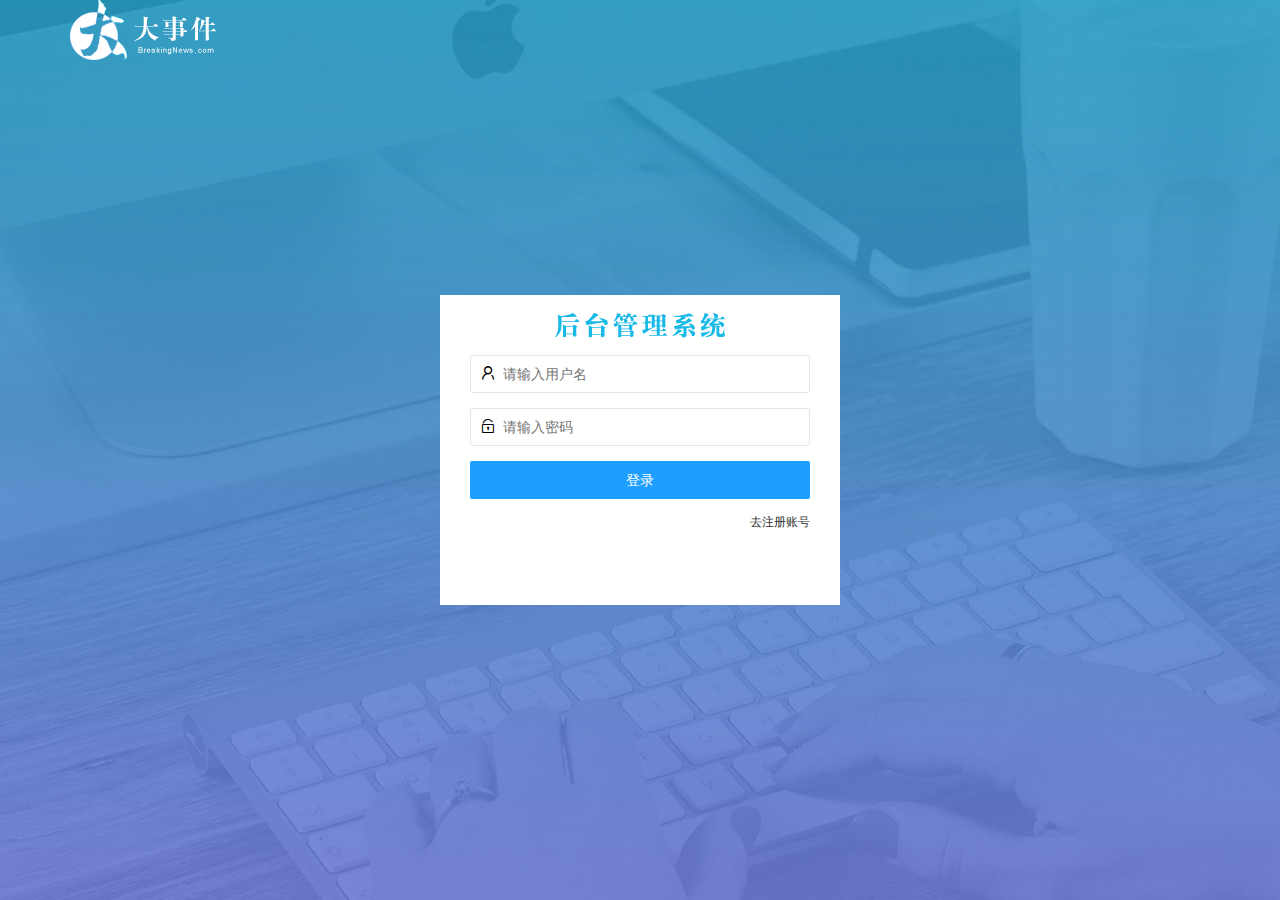
<file: login.html>
<!DOCTYPE html>
<html lang="en">

<head>
    <meta charset="UTF-8">
    <meta http-equiv="X-UA-Compatible" content="IE=edge">
    <meta name="viewport" content="width=device-width, initial-scale=1.0">
    <title>Document</title>
    <!-- 引入layui的样式 -->
    <link rel="stylesheet" href="./assets/lib/layui/css/layui.css">
    <link rel="stylesheet" href="./assets/css/login.css">
</head>

<body>
    <!-- 头部logo区域 -->
    <div class="layui-main">
        <img src="./assets/images/logo.png" alt="">
    </div>
    <!-- 中间注册区域 -->
    <div class="loginAndRegBox">
        <!-- 头部标题 -->
        <div class="title-box"></div>
        <!-- 登陆表单 -->
        <div class="login-box">
            <form class="layui-form" action="" id="form_login">
                <!-- 用户名行 -->
                <div class="layui-form-item">
                    <i class="layui-icon layui-icon-username"></i>
                    <input type="text" name="username" required lay-verify="required" placeholder="请输入用户名" autocomplete="off" class="layui-input">
                </div>
                <!-- 密码行 -->
                <div class="layui-form-item">
                    <i class="layui-icon layui-icon-password"></i>
                    <input type="password" name="password" required lay-verify="required|pwd" placeholder="请输入密码" autocomplete="off" class="layui-input">
                </div>
                <!-- 登录按钮 -->
                <div class="layui-form-item">
                    <button class="layui-btn layui-btn-fluid layui-btn-normal" lay-submit lay-filter="formDemo">登录</button>
                </div>
                <!-- 链接按钮 -->
                <div class="layui-form-item links">
                    <a href="javascript:;" id="link_reg">去注册账号</a></div>
        </div>
        </form>

        <!-- 注册表单 -->
        <div class="reg-box">
            <form class="layui-form" id="form_reg">
                <!-- 用户名 -->
                <div class="layui-form-item">
                    <i class="layui-icon layui-icon-username"></i>
                    <input type="text" name="username" required lay-verify="required" placeholder="请输入用户名" autocomplete="off" class="layui-input" />
                </div>
                <!-- 密码 -->
                <div class="layui-form-item">
                    <i class="layui-icon layui-icon-password"></i>
                    <input type="password" name="password" required lay-verify="required|pwd" placeholder="请输入密码" autocomplete="off" class="layui-input" />
                </div>
                <!-- 密码确认框 -->
                <div class="layui-form-item">
                    <i class="layui-icon layui-icon-password"></i>
                    <input type="password" name="repassword" required lay-verify="required|pwd|repwd" placeholder="再次确认密码" autocomplete="off" class="layui-input" />
                </div>
                <!-- 注册按钮 -->
                <div class="layui-form-item">
                    <!-- 注意：表单提交按钮和普通按钮的区别，就是 lay-submit 属性 -->
                    <button class="layui-btn layui-btn-fluid layui-btn-normal" lay-submit>注册</button>
                </div>
                <div class="layui-form-item links">
                    <a href="javascript:;" id="link_login">去登录</a>
                </div>
            </form>
        </div>

        <script src="./assets/lib/layui/layui.all.js"></script>
        <script src="./assets/lib/jquery.js"></script>
        <script src="/assets/js/baseAPI.js"></script>
        <script src="./assets/js/login.js"></script>
</body>

</html>
</file>
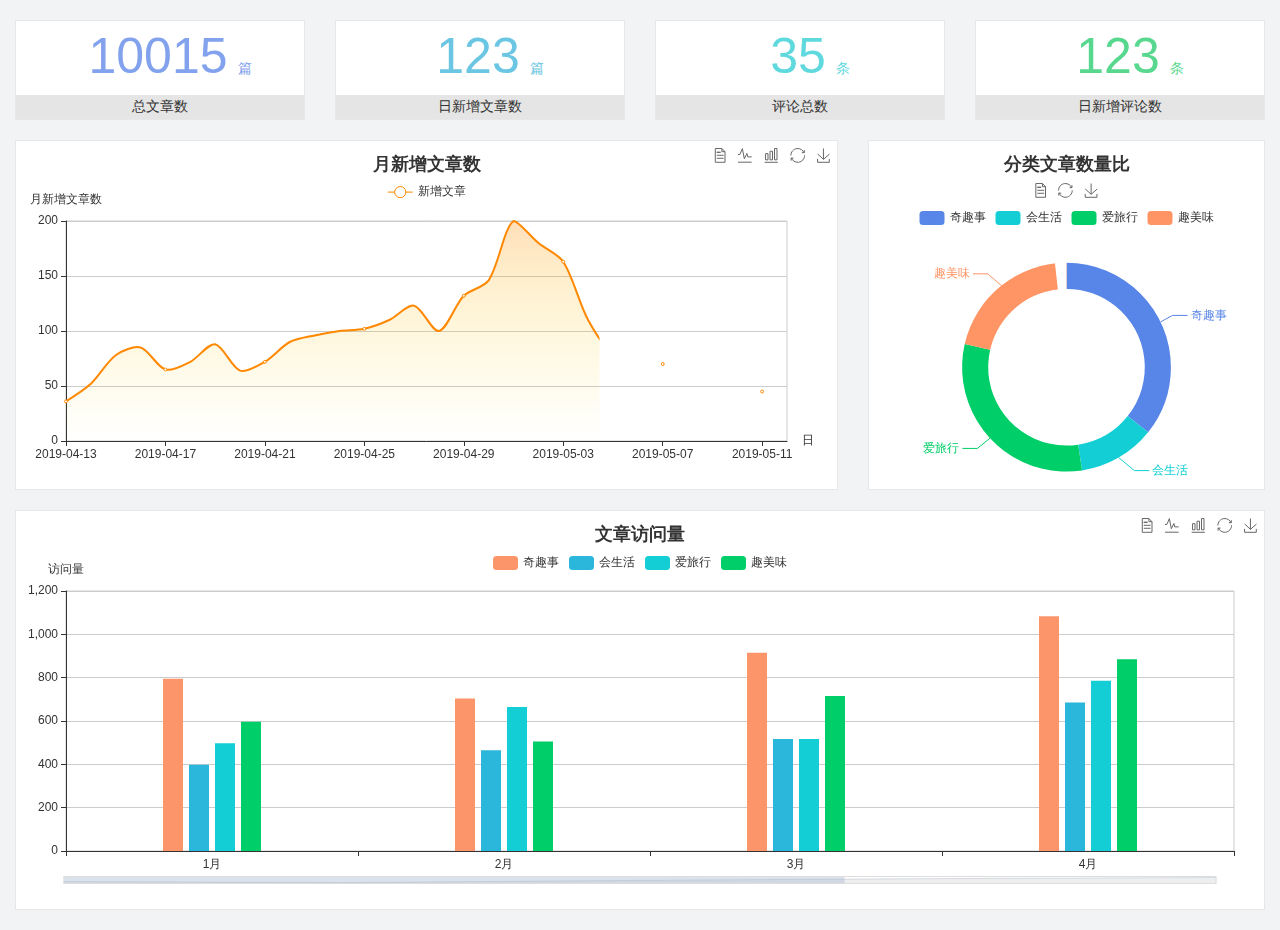
<file: home/dashboard.html>
<!DOCTYPE html>
<html lang="en">

<head>
  <meta charset="UTF-8">
  <meta name="viewport" content="width=device-width, initial-scale=1.0">
  <meta http-equiv="X-UA-Compatible" content="ie=edge">
  <title>图表统计</title>
  <link rel="stylesheet" href="../../assets/lib/bootstrap.css" />
  <link rel="stylesheet" href="../../assets/lib/main.css" />
  <script src="../../assets/lib/jquery.js"></script>
  <script type="text/javascript" src="../../assets/lib/echarts.min.js"></script>
</head>

<body>
  <div class="container-fluid">
    <div class="row spannel_list">
      <div class="col-sm-3 col-xs-6">
        <div class="spannel">
          <em>10015</em><span>篇</span>
          <b>总文章数</b>
        </div>
      </div>
      <div class="col-sm-3 col-xs-6">
        <div class="spannel scolor01">
          <em>123</em><span>篇</span>
          <b>日新增文章数</b>
        </div>
      </div>
      <div class="col-sm-3 col-xs-6">
        <div class="spannel scolor02">
          <em>35</em><span>条</span>
          <b>评论总数</b>
        </div>
      </div>
      <div class="col-sm-3 col-xs-6">
        <div class="spannel scolor03">
          <em>123</em><span>条</span>
          <b>日新增评论数</b>
        </div>
      </div>
    </div>
  </div>

  <div class="container-fluid">
    <div class="row curve-pie">
      <div class="col-lg-8 col-md-8">
        <div class="gragh_pannel" id="curve_show"></div>
      </div>
      <div class="col-lg-4 col-md-4">
        <div class="gragh_pannel" id="pie_show"></div>
      </div>
    </div>
  </div>

  <div class="container-fluid">
    <div class="column_pannel" id="column_show"></div>
  </div>

  <script>
    var oChart = echarts.init(document.getElementById('curve_show'));
    var aList_all = [
      { 'count': 36, 'date': '2019-04-13' },
      { 'count': 52, 'date': '2019-04-14' },
      { 'count': 78, 'date': '2019-04-15' },
      { 'count': 85, 'date': '2019-04-16' },
      { 'count': 65, 'date': '2019-04-17' },
      { 'count': 72, 'date': '2019-04-18' },
      { 'count': 88, 'date': '2019-04-19' },
      { 'count': 64, 'date': '2019-04-20' },
      { 'count': 72, 'date': '2019-04-21' },
      { 'count': 90, 'date': '2019-04-22' },
      { 'count': 96, 'date': '2019-04-23' },
      { 'count': 100, 'date': '2019-04-24' },
      { 'count': 102, 'date': '2019-04-25' },
      { 'count': 110, 'date': '2019-04-26' },
      { 'count': 123, 'date': '2019-04-27' },
      { 'count': 100, 'date': '2019-04-28' },
      { 'count': 132, 'date': '2019-04-29' },
      { 'count': 146, 'date': '2019-04-30' },
      { 'count': 200, 'date': '2019-05-01' },
      { 'count': 180, 'date': '2019-05-02' },
      { 'count': 163, 'date': '2019-05-03' },
      { 'count': 110, 'date': '2019-05-04' },
      { 'count': 80, 'date': '2019-05-05' },
      { 'count': 82, 'date': '2019-05-06' },
      { 'count': 70, 'date': '2019-05-07' },
      { 'count': 65, 'date': '2019-05-08' },
      { 'count': 54, 'date': '2019-05-09' },
      { 'count': 40, 'date': '2019-05-10' },
      { 'count': 45, 'date': '2019-05-11' },
      { 'count': 38, 'date': '2019-05-12' },
    ];

    let aCount = [];
    let aDate = [];

    for (var i = 0; i < aList_all.length; i++) {
      aCount.push(aList_all[i].count);
      aDate.push(aList_all[i].date);
    }

    var chartopt = {
      title: {
        text: '月新增文章数',
        left: 'center',
        top: '10'
      },
      tooltip: {
        trigger: 'axis'
      },
      legend: {
        data: ['新增文章'],
        top: '40'
      },
      toolbox: {
        show: true,
        feature: {
          mark: { show: true },
          dataView: { show: true, readOnly: false },
          magicType: { show: true, type: ['line', 'bar'] },
          restore: { show: true },
          saveAsImage: { show: true }
        }
      },
      calculable: true,
      xAxis: [
        {
          name: '日',
          type: 'category',
          boundaryGap: false,
          data: aDate
        }
      ],
      yAxis: [
        {
          name: '月新增文章数',
          type: 'value'
        }
      ],
      series: [
        {
          name: '新增文章',
          type: 'line',
          smooth: true,
          itemStyle: { normal: { areaStyle: { type: 'default' }, color: '#f80' }, lineStyle: { color: '#f80' } },
          data: aCount
        }],
      areaStyle: {
        normal: {
          color: new echarts.graphic.LinearGradient(0, 0, 0, 1, [{
            offset: 0,
            color: 'rgba(255,136,0,0.39)'
          }, {
            offset: .34,
            color: 'rgba(255,180,0,0.25)'
          }, {
            offset: 1,
            color: 'rgba(255,222,0,0.00)'
          }])

        }
      },
      grid: {
        show: true,
        x: 50,
        x2: 50,
        y: 80,
        height: 220
      }
    };

    oChart.setOption(chartopt);


    var oPie = echarts.init(document.getElementById('pie_show'));
    var oPieopt =
    {
      title: {
        top: 10,
        text: '分类文章数量比',
        x: 'center'
      },
      tooltip: {
        trigger: 'item',
        formatter: "{a} <br/>{b} : {c} ({d}%)"
      },
      color: ['#5885e8', '#13cfd5', '#00ce68', '#ff9565'],
      legend: {
        x: 'center',
        top: 65,
        data: ['奇趣事', '会生活', '爱旅行', '趣美味']
      },
      toolbox: {
        show: true,
        x: 'center',
        top: 35,
        feature: {
          mark: { show: true },
          dataView: { show: true, readOnly: false },
          magicType: {
            show: true,
            type: ['pie', 'funnel'],
            option: {
              funnel: {
                x: '25%',
                width: '50%',
                funnelAlign: 'left',
                max: 1548
              }
            }
          },
          restore: { show: true },
          saveAsImage: { show: true }
        }
      },
      calculable: true,
      series: [
        {
          name: '访问来源',
          type: 'pie',
          radius: ['45%', '60%'],
          center: ['50%', '65%'],
          data: [
            { value: 300, name: '奇趣事' },
            { value: 100, name: '会生活' },
            { value: 260, name: '爱旅行' },
            { value: 180, name: '趣美味' }
          ]
        }
      ]
    };
    oPie.setOption(oPieopt);



    var oColumn = this.echarts.init(document.getElementById('column_show'));
    var oColumnopt =
    {
      title: {
        text: '文章访问量',
        left: 'center',
        top: '10'
      },
      tooltip: {
        trigger: 'axis'
      },
      legend: {
        data: ['奇趣事', '会生活', '爱旅行', '趣美味'],
        top: '40'
      },
      toolbox: {
        show: true,
        feature: {
          mark: { show: true },
          dataView: { show: true, readOnly: false },
          magicType: { show: true, type: ['line', 'bar'] },
          restore: { show: true },
          saveAsImage: { show: true }
        }
      },
      calculable: true,
      xAxis: [
        {
          type: 'category',
          data: ['1月', '2月', '3月', '4月', '5月']
        }
      ],
      yAxis: [
        {
          name: '访问量',
          type: 'value'
        }
      ],
      series: [
        {
          name: '奇趣事',
          type: 'bar',
          barWidth: 20,
          itemStyle: {
            normal: { areaStyle: { type: 'default' }, color: '#fd956a' }
          },
          data: [800, 708, 920, 1090, 1200]
        },
        {
          name: '会生活',
          type: 'bar',
          barWidth: 20,
          itemStyle: {
            normal: { areaStyle: { type: 'default' }, color: '#2bb6db' }
          },
          data: [400, 468, 520, 690, 800]
        },
        {
          name: '爱旅行',
          type: 'bar',
          barWidth: 20,
          itemStyle: {
            normal: { areaStyle: { type: 'default' }, color: '#13cfd5' }
          },
          data: [500, 668, 520, 790, 900]
        },
        {
          name: '趣美味',
          type: 'bar',
          barWidth: 20,
          itemStyle: {
            normal: { areaStyle: { type: 'default' }, color: '#00ce68' }
          },
          data: [600, 508, 720, 890, 1000]
        }
      ],
      grid: {
        show: true,
        x: 50,
        x2: 30,
        y: 80,
        height: 260
      },
      dataZoom: [//给x轴设置滚动条
        {
          start: 0,//默认为0
          end: 100 - 1000 / 31,//默认为100
          type: 'slider',
          show: true,
          xAxisIndex: [0],
          handleSize: 0,//滑动条的 左右2个滑动条的大小
          height: 8,//组件高度
          left: 45, //左边的距离
          right: 50,//右边的距离
          bottom: 26,//右边的距离
          handleColor: '#ddd',//h滑动图标的颜色
          handleStyle: {
            borderColor: "#cacaca",
            borderWidth: "1",
            shadowBlur: 2,
            background: "#ddd",
            shadowColor: "#ddd",
          }
        }]
    };
    oColumn.setOption(oColumnopt);
  </script>
</body>

</html>
</file>
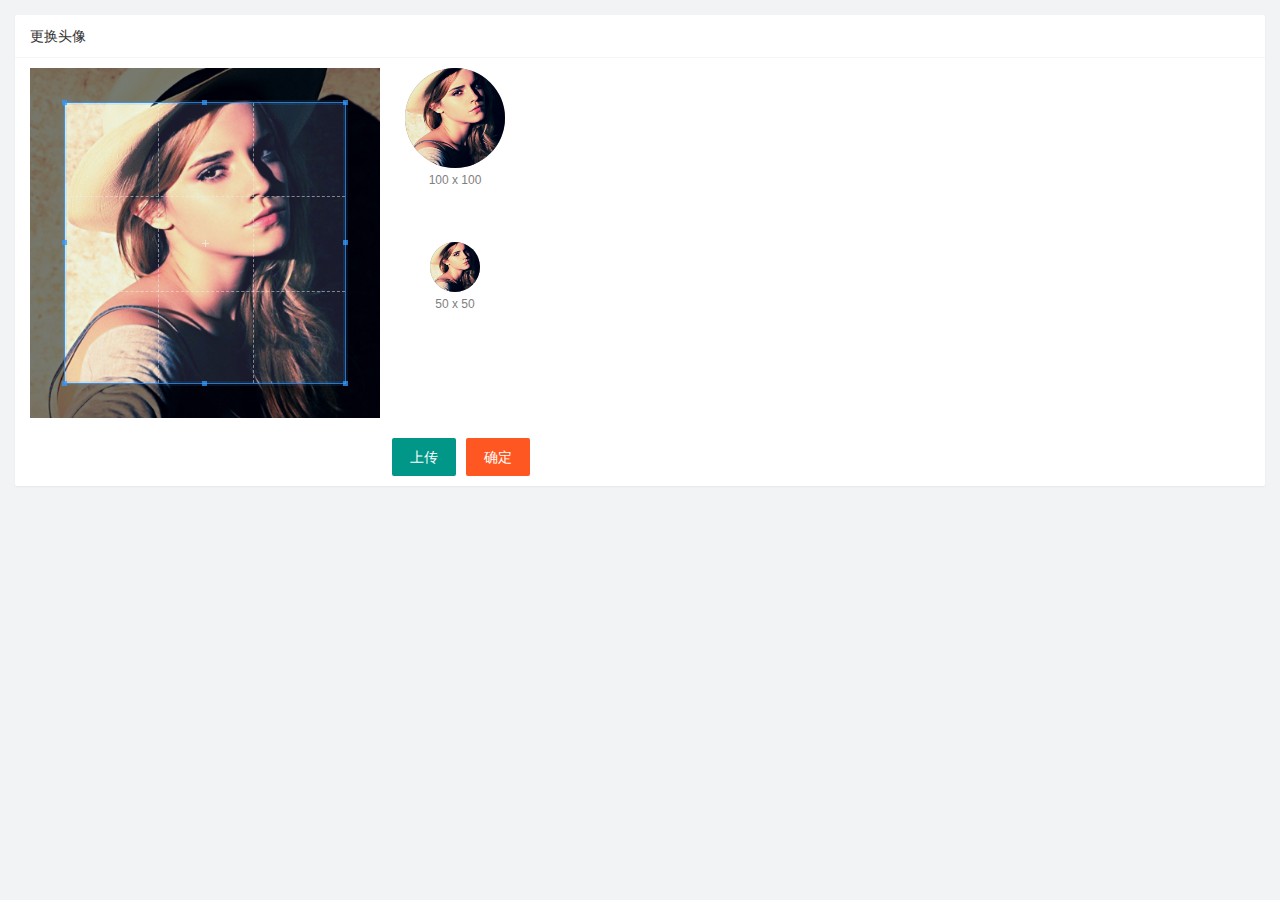
<file: user/user_avatar.html>
<!DOCTYPE html>
<html lang="en">

<head>
    <meta charset="UTF-8" />
    <meta name="viewport" content="width=device-width, initial-scale=1.0" />
    <title>Document</title>
    <link rel="stylesheet" href="/assets/lib/layui/css/layui.css" />
    <link rel="stylesheet" href="/assets/lib/cropper/cropper.css" />
    <link rel="stylesheet" href="/assets/css/user/user_avatar.css" />
</head>

<body>
    <!-- 卡片区域 -->
    <div class="layui-card">
        <div class="layui-card-header">更换头像</div>
        <div class="layui-card-body">
            <!-- 第一行的图片裁剪和预览区域 -->
            <div class="row1">
                <!-- 图片裁剪区域 -->
                <div class="cropper-box">
                    <!-- 这个 img 标签很重要，将来会把它初始化为裁剪区域 -->
                    <img id="image" src="/assets/images/sample.jpg" />
                </div>
                <!-- 图片的预览区域 -->
                <div class="preview-box">
                    <div>
                        <!-- 宽高为 100px 的预览区域 -->
                        <div class="img-preview w100"></div>
                        <p class="size">100 x 100</p>
                    </div>
                    <div>
                        <!-- 宽高为 50px 的预览区域 -->
                        <div class="img-preview w50"></div>
                        <p class="size">50 x 50</p>
                    </div>
                </div>
            </div>

            <!-- 第二行的按钮区域 -->
            <div class="row2">
                <!-- 通过 accept 属性，可以指定，允许用户选择什么类型的文件 -->
                <input type="file" id="file" accept="image/png,image/jpeg" />
                <button type="button" class="layui-btn" id="btnChooseImage">上传</button>
                <button type="button" class="layui-btn layui-btn-danger" id="btnUpload">确定</button>
            </div>
        </div>
    </div>

    <script src="/assets/lib/layui/layui.all.js"></script>
    <script src="/assets/lib/jquery.js"></script>
    <script src="/assets/lib/cropper/Cropper.js"></script>
    <script src="/assets/lib/cropper/jquery-cropper.js"></script>
    <script src="/assets/js/baseAPI.js"></script>
    <script src="/assets/js/user/user_avatar.js"></script>
</body>

</html>
</file>
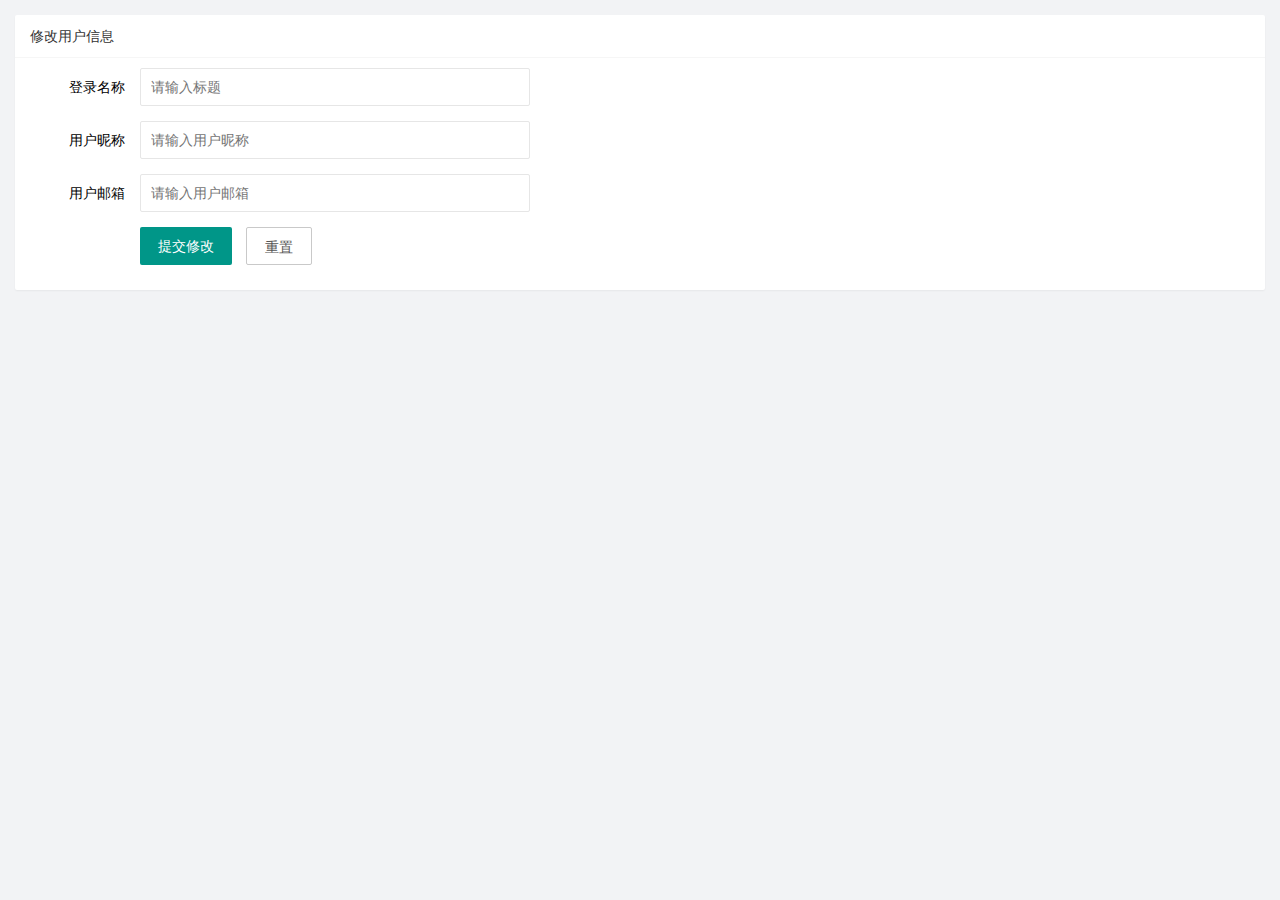
<file: user/user_info.html>
<!DOCTYPE html>
<html lang="en">

<head>
    <meta charset="UTF-8">
    <meta http-equiv="X-UA-Compatible" content="IE=edge">
    <meta name="viewport" content="width=device-width, initial-scale=1.0">
    <title>Document</title>
    <!-- 导入layui样式 -->
    <link rel="stylesheet" href="../assets/lib/layui/css/layui.css">
    <!-- 导入自己的css -->
    <link rel="stylesheet" href="../assets/css/user/user_info.css">
</head>

<body>
    <div class="layui-card">
        <div class="layui-card-header">修改用户信息</div>
        <div class="layui-card-body">
            <form class="layui-form" action="" lay-filter="formUserInfo">
                <!-- 这是隐藏域 -->
                <input type="hidden" name="id" value="" />
                <div class="layui-form-item">
                    <label class="layui-form-label">登录名称</label>
                    <div class="layui-input-block">
                        <input type="text" name="username" required lay-verify="required" placeholder="请输入标题" autocomplete="off" class="layui-input" readonly>
                    </div>
                </div>
                <div class="layui-form-item">
                    <label class="layui-form-label">用户昵称</label>
                    <div class="layui-input-block">
                        <input type="text" name="nickname" required lay-verify="required|nickname" placeholder="请输入用户昵称" autocomplete="off" class="layui-input">
                    </div>
                </div>
                <div class="layui-form-item">
                    <label class="layui-form-label">用户邮箱</label>
                    <div class="layui-input-block">
                        <input type="text" name="email" required lay-verify="required|email" placeholder="请输入用户邮箱" autocomplete="off" class="layui-input">
                    </div>
                </div>
                <div class="layui-form-item">
                    <div class="layui-input-block">
                        <button class="layui-btn" lay-submit lay-filter="formDemo">提交修改</button>
                        <button type="reset" class="layui-btn layui-btn-primary" id='btnReset'>重置</button>
                    </div>
                </div>
            </form>
        </div>
    </div>
    <!-- 导入layui.js -->
    <script src="../assets/lib/layui/layui.all.js"></script>
    <!-- 导入jquery -->
    <script src="../assets/lib/jquery.js"></script>
    <!-- 导入自己的api -->
    <script src="../assets/js/baseAPI.js"></script>
    <!-- 导入自己的js -->
    <script src="../assets/js/user/user_info.js"></script>
</body>

</html>
</file>
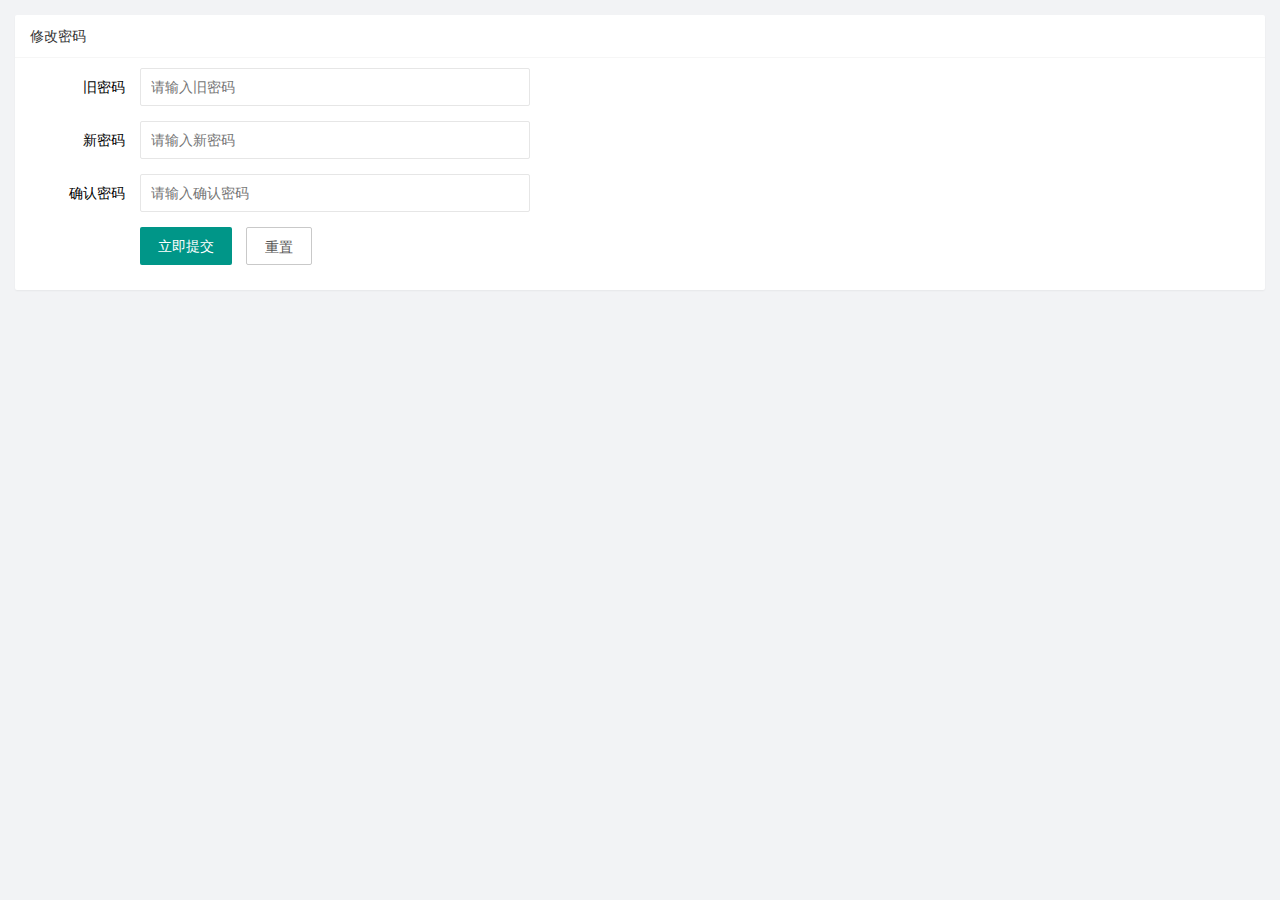
<file: user/user_pwd.html>
<!DOCTYPE html>
<html lang="en">

<head>
    <meta charset="UTF-8">
    <meta http-equiv="X-UA-Compatible" content="IE=edge">
    <meta name="viewport" content="width=device-width, initial-scale=1.0">
    <title>Document</title>
    <link rel="stylesheet" href="/assets/lib/layui/css/layui.css" />
    <link rel="stylesheet" href="/assets/css/user/user_pwd.css" />
</head>

<body>
    <div class="layui-card">
        <div class="layui-card-header">修改密码</div>
        <div class="layui-card-body">
            <form class="layui-form">
                <div class="layui-form-item">
                    <label class="layui-form-label">旧密码</label>
                    <div class="layui-input-block">
                        <input type="password" name="old_pwd" required lay-verify="required|pwd" placeholder="请输入旧密码" autocomplete="off" class="layui-input">
                    </div>
                </div>
                <div class="layui-form-item">
                    <label class="layui-form-label">新密码</label>
                    <div class="layui-input-block">
                        <input type="password" name="new_pwd" required lay-verify="required|pwd|samePwd" placeholder="请输入新密码" autocomplete="off" class="layui-input">
                    </div>
                </div>
                <div class="layui-form-item">
                    <label class="layui-form-label">确认密码</label>
                    <div class="layui-input-block">
                        <input type="password" name="re_pwd" required lay-verify="required|pwd|rePwd" placeholder="请输入确认密码" autocomplete="off" class="layui-input">
                    </div>
                </div>
                <div class="layui-form-item">
                    <div class="layui-input-block">
                        <button class="layui-btn" lay-submit lay-filter="formDemo">立即提交</button>
                        <button type="reset" class="layui-btn layui-btn-primary" id="btnReset">重置</button>
                    </div>
                </div>
            </form>
        </div>
    </div>
    <!-- 导入 layui 的 js -->
    <script src="/assets/lib/layui/layui.all.js"></script>
    <!-- 导入 jQuery -->
    <script src="/assets/lib/jquery.js"></script>
    <!-- 导入 baseAPI -->
    <script src="/assets/js/baseAPI.js"></script>
    <!-- 导入自己的 js -->
    <script src="/assets/js/user/user_pwd.js"></script>
</body>

</html>
</file>
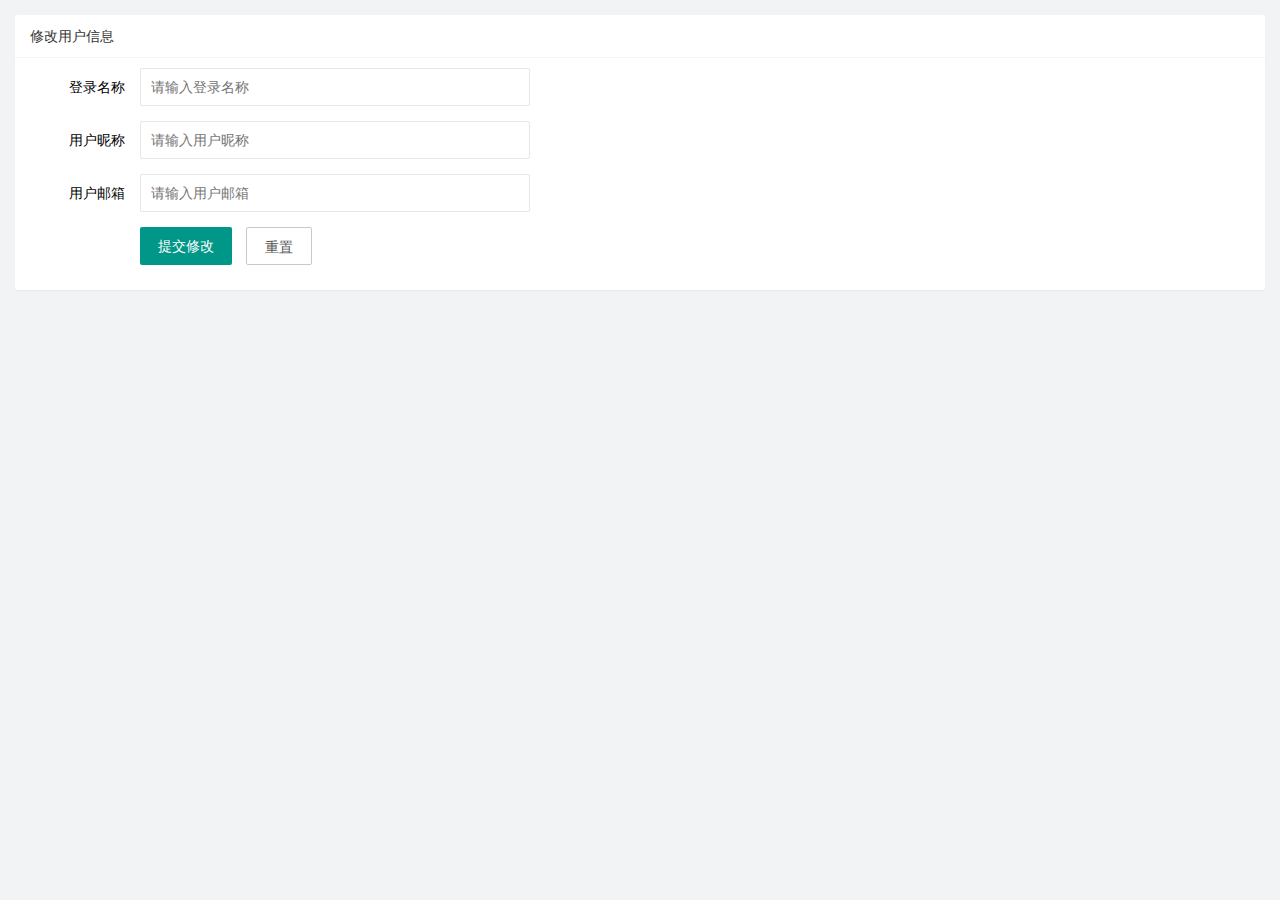
<file: user/userinfo.html>
<!DOCTYPE html>
<html lang="en">

<head>
    <meta charset="UTF-8" />
    <meta name="viewport" content="width=device-width, initial-scale=1.0" />
    <title>Document</title>
    <!-- 导入 layui 的样式 -->
    <link rel="stylesheet" href="/assets/lib/layui/css/layui.css" />
    <!-- 导入自己的样式 -->
    <link rel="stylesheet" href="/assets/css/user/user_info.css" />
</head>

<body>
    <!-- 卡片区域 -->
    <div class="layui-card">
        <div class="layui-card-header">修改用户信息</div>
        <div class="layui-card-body">
            <!-- form 表单区域 -->
            <form class="layui-form" lay-filter="formUserInfo">
                <!-- 这是隐藏域 -->
                <input type="hidden" name="id" value="" />
                <div class="layui-form-item">
                    <label class="layui-form-label">登录名称</label>
                    <div class="layui-input-block">
                        <input type="text" name="username" required lay-verify="required" placeholder="请输入登录名称" autocomplete="off" class="layui-input" readonly />
                    </div>
                </div>
                <div class="layui-form-item">
                    <label class="layui-form-label">用户昵称</label>
                    <div class="layui-input-block">
                        <input type="text" name="nickname" required lay-verify="required|nickname" placeholder="请输入用户昵称" autocomplete="off" class="layui-input" />
                    </div>
                </div>
                <div class="layui-form-item">
                    <label class="layui-form-label">用户邮箱</label>
                    <div class="layui-input-block">
                        <input type="text" name="email" required lay-verify="required|email" placeholder="请输入用户邮箱" autocomplete="off" class="layui-input" />
                    </div>
                </div>
                <div class="layui-form-item">
                    <div class="layui-input-block">
                        <button class="layui-btn" lay-submit lay-filter="formDemo">提交修改</button>
                        <button type="reset" class="layui-btn layui-btn-primary" id="btnReset">重置</button>
                    </div>
                </div>
            </form>
        </div>
    </div>

    <!-- 导入 layui 的 js -->
    <script src="/assets/lib/layui/layui.all.js"></script>
    <!-- 导入 jquery -->
    <script src="/assets/lib/jquery.js"></script>
    <!-- 导入 baseAPI -->
    <script src="/assets/js/baseAPI.js"></script>
    <!-- 导入自己的 js -->
    <script src="/assets/js/user/user_info.js"></script>
</body>

</html>
</file>
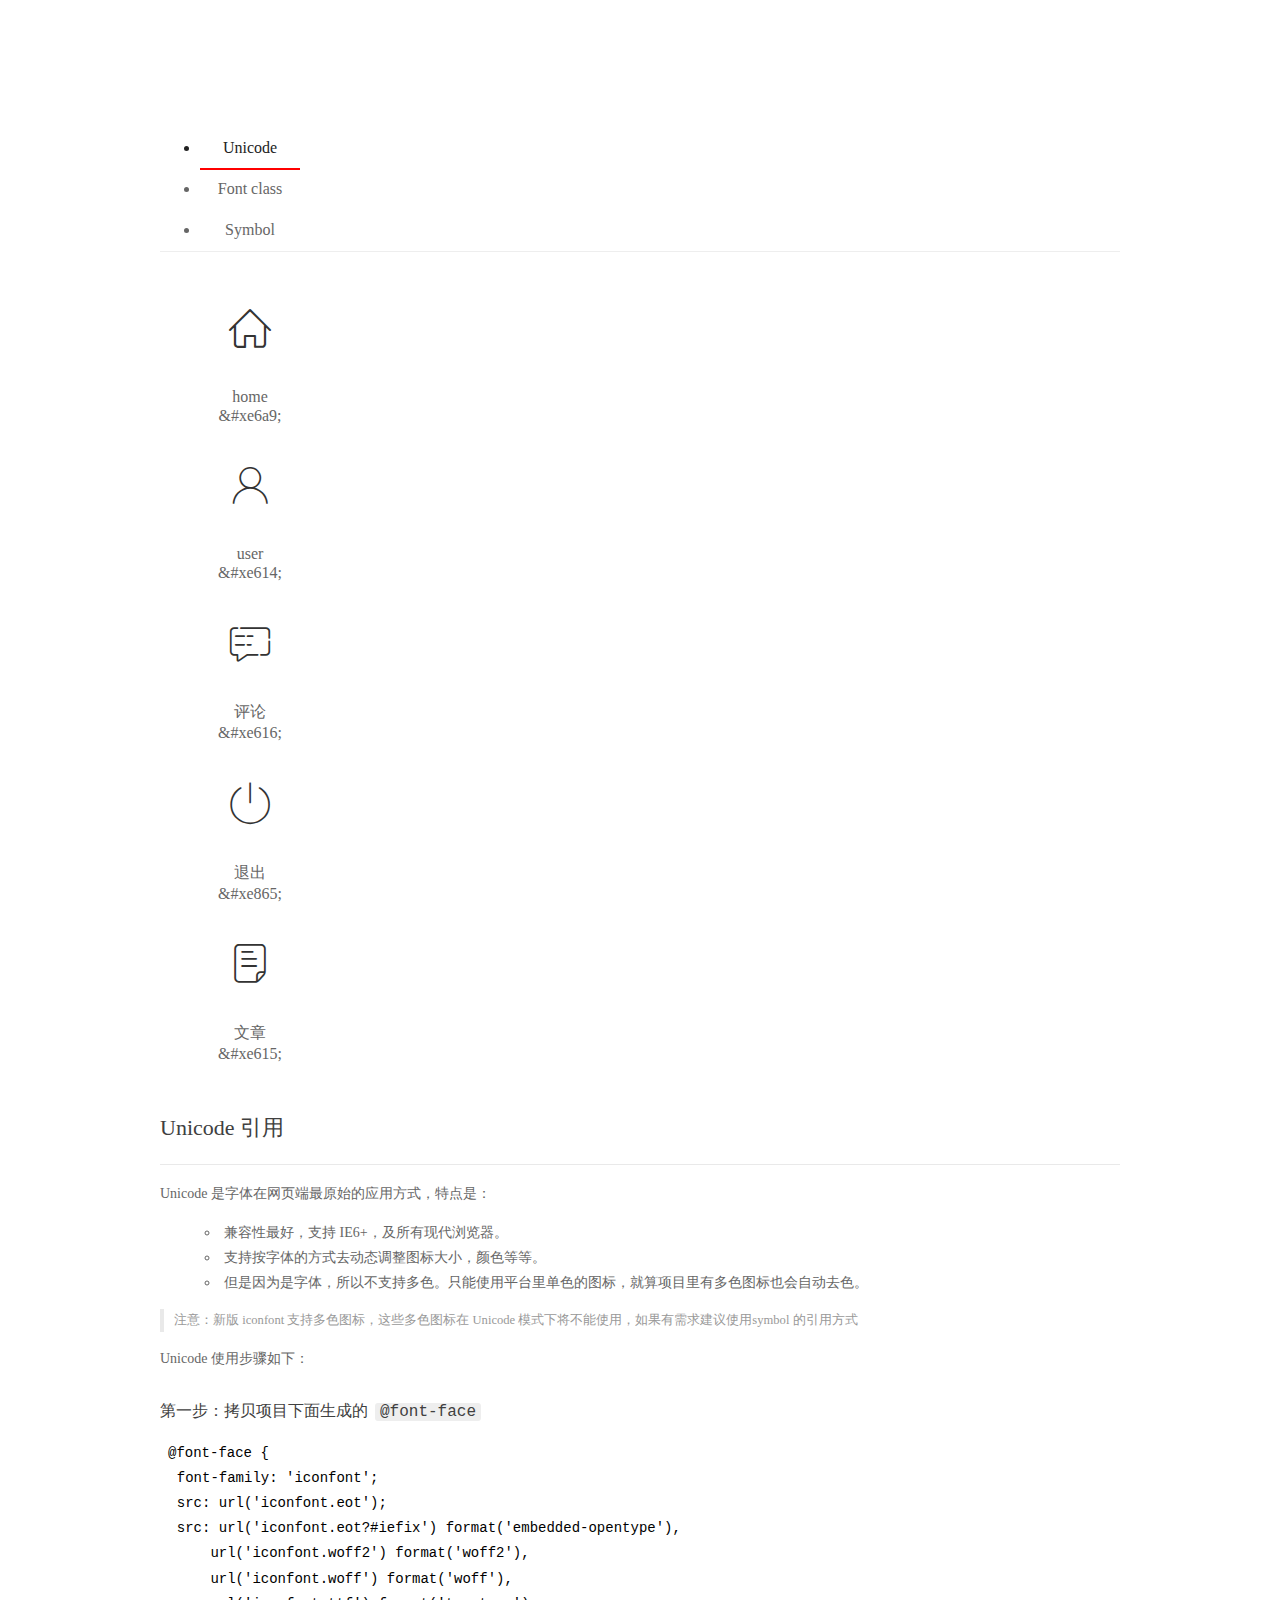
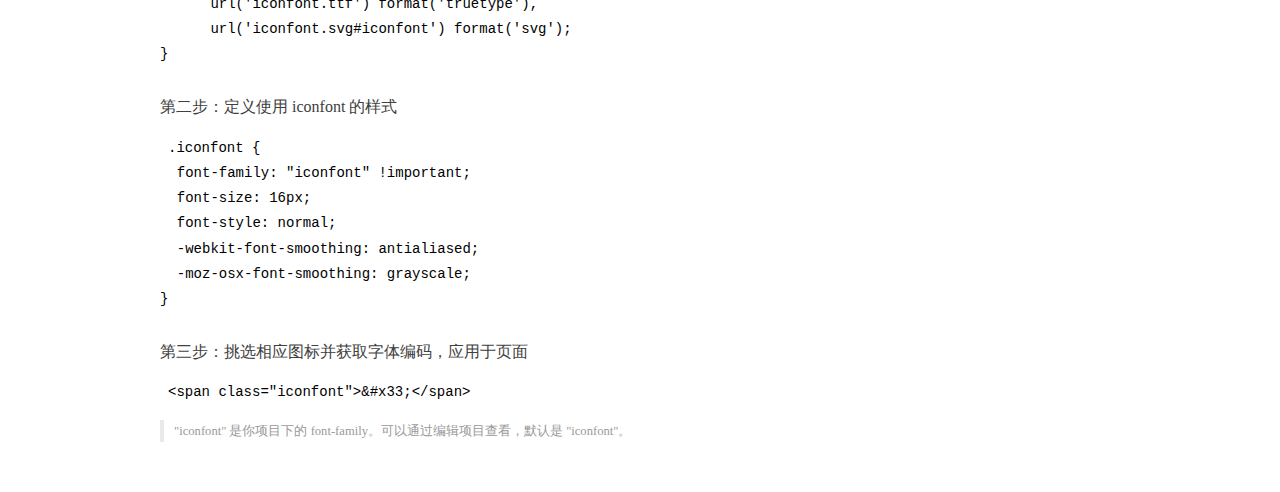
<file: assets/fonts/demo_index.html>
<!DOCTYPE html>
<html>
<head>
  <meta charset="utf-8"/>
  <title>IconFont Demo</title>
  <link rel="shortcut icon" href="https://gtms04.alicdn.com/tps/i4/TB1_oz6GVXXXXaFXpXXJDFnIXXX-64-64.ico" type="image/x-icon"/>
  <link rel="stylesheet" href="https://g.alicdn.com/thx/cube/1.3.2/cube.min.css">
  <link rel="stylesheet" href="demo.css">
  <link rel="stylesheet" href="iconfont.css">
  <script src="iconfont.js"></script>
  <!-- jQuery -->
  <script src="https://a1.alicdn.com/oss/uploads/2018/12/26/7bfddb60-08e8-11e9-9b04-53e73bb6408b.js"></script>
  <!-- 代码高亮 -->
  <script src="https://a1.alicdn.com/oss/uploads/2018/12/26/a3f714d0-08e6-11e9-8a15-ebf944d7534c.js"></script>
</head>
<body>
  <div class="main">
    <h1 class="logo"><a href="https://www.iconfont.cn/" title="iconfont 首页" target="_blank">&#xe86b;</a></h1>
    <div class="nav-tabs">
      <ul id="tabs" class="dib-box">
        <li class="dib active"><span>Unicode</span></li>
        <li class="dib"><span>Font class</span></li>
        <li class="dib"><span>Symbol</span></li>
      </ul>
      
    </div>
    <div class="tab-container">
      <div class="content unicode" style="display: block;">
          <ul class="icon_lists dib-box">
          
            <li class="dib">
              <span class="icon iconfont">&#xe6a9;</span>
                <div class="name">home</div>
                <div class="code-name">&amp;#xe6a9;</div>
              </li>
          
            <li class="dib">
              <span class="icon iconfont">&#xe614;</span>
                <div class="name">user</div>
                <div class="code-name">&amp;#xe614;</div>
              </li>
          
            <li class="dib">
              <span class="icon iconfont">&#xe616;</span>
                <div class="name">评论</div>
                <div class="code-name">&amp;#xe616;</div>
              </li>
          
            <li class="dib">
              <span class="icon iconfont">&#xe865;</span>
                <div class="name">退出</div>
                <div class="code-name">&amp;#xe865;</div>
              </li>
          
            <li class="dib">
              <span class="icon iconfont">&#xe615;</span>
                <div class="name">文章</div>
                <div class="code-name">&amp;#xe615;</div>
              </li>
          
          </ul>
          <div class="article markdown">
          <h2 id="unicode-">Unicode 引用</h2>
          <hr>

          <p>Unicode 是字体在网页端最原始的应用方式，特点是：</p>
          <ul>
            <li>兼容性最好，支持 IE6+，及所有现代浏览器。</li>
            <li>支持按字体的方式去动态调整图标大小，颜色等等。</li>
            <li>但是因为是字体，所以不支持多色。只能使用平台里单色的图标，就算项目里有多色图标也会自动去色。</li>
          </ul>
          <blockquote>
            <p>注意：新版 iconfont 支持多色图标，这些多色图标在 Unicode 模式下将不能使用，如果有需求建议使用symbol 的引用方式</p>
          </blockquote>
          <p>Unicode 使用步骤如下：</p>
          <h3 id="-font-face">第一步：拷贝项目下面生成的 <code>@font-face</code></h3>
<pre><code class="language-css"
>@font-face {
  font-family: 'iconfont';
  src: url('iconfont.eot');
  src: url('iconfont.eot?#iefix') format('embedded-opentype'),
      url('iconfont.woff2') format('woff2'),
      url('iconfont.woff') format('woff'),
      url('iconfont.ttf') format('truetype'),
      url('iconfont.svg#iconfont') format('svg');
}
</code></pre>
          <h3 id="-iconfont-">第二步：定义使用 iconfont 的样式</h3>
<pre><code class="language-css"
>.iconfont {
  font-family: "iconfont" !important;
  font-size: 16px;
  font-style: normal;
  -webkit-font-smoothing: antialiased;
  -moz-osx-font-smoothing: grayscale;
}
</code></pre>
          <h3 id="-">第三步：挑选相应图标并获取字体编码，应用于页面</h3>
<pre>
<code class="language-html"
>&lt;span class="iconfont"&gt;&amp;#x33;&lt;/span&gt;
</code></pre>
          <blockquote>
            <p>"iconfont" 是你项目下的 font-family。可以通过编辑项目查看，默认是 "iconfont"。</p>
          </blockquote>
          </div>
      </div>
      <div class="content font-class">
        <ul class="icon_lists dib-box">
          
          <li class="dib">
            <span class="icon iconfont icon-home"></span>
            <div class="name">
              home
            </div>
            <div class="code-name">.icon-home
            </div>
          </li>
          
          <li class="dib">
            <span class="icon iconfont icon-user"></span>
            <div class="name">
              user
            </div>
            <div class="code-name">.icon-user
            </div>
          </li>
          
          <li class="dib">
            <span class="icon iconfont icon-pinglun"></span>
            <div class="name">
              评论
            </div>
            <div class="code-name">.icon-pinglun
            </div>
          </li>
          
          <li class="dib">
            <span class="icon iconfont icon-tuichu"></span>
            <div class="name">
              退出
            </div>
            <div class="code-name">.icon-tuichu
            </div>
          </li>
          
          <li class="dib">
            <span class="icon iconfont icon-16"></span>
            <div class="name">
              文章
            </div>
            <div class="code-name">.icon-16
            </div>
          </li>
          
        </ul>
        <div class="article markdown">
        <h2 id="font-class-">font-class 引用</h2>
        <hr>

        <p>font-class 是 Unicode 使用方式的一种变种，主要是解决 Unicode 书写不直观，语意不明确的问题。</p>
        <p>与 Unicode 使用方式相比，具有如下特点：</p>
        <ul>
          <li>兼容性良好，支持 IE8+，及所有现代浏览器。</li>
          <li>相比于 Unicode 语意明确，书写更直观。可以很容易分辨这个 icon 是什么。</li>
          <li>因为使用 class 来定义图标，所以当要替换图标时，只需要修改 class 里面的 Unicode 引用。</li>
          <li>不过因为本质上还是使用的字体，所以多色图标还是不支持的。</li>
        </ul>
        <p>使用步骤如下：</p>
        <h3 id="-fontclass-">第一步：引入项目下面生成的 fontclass 代码：</h3>
<pre><code class="language-html">&lt;link rel="stylesheet" href="./iconfont.css"&gt;
</code></pre>
        <h3 id="-">第二步：挑选相应图标并获取类名，应用于页面：</h3>
<pre><code class="language-html">&lt;span class="iconfont icon-xxx"&gt;&lt;/span&gt;
</code></pre>
        <blockquote>
          <p>"
            iconfont" 是你项目下的 font-family。可以通过编辑项目查看，默认是 "iconfont"。</p>
        </blockquote>
      </div>
      </div>
      <div class="content symbol">
          <ul class="icon_lists dib-box">
          
            <li class="dib">
                <svg class="icon svg-icon" aria-hidden="true">
                  <use xlink:href="#icon-home"></use>
                </svg>
                <div class="name">home</div>
                <div class="code-name">#icon-home</div>
            </li>
          
            <li class="dib">
                <svg class="icon svg-icon" aria-hidden="true">
                  <use xlink:href="#icon-user"></use>
                </svg>
                <div class="name">user</div>
                <div class="code-name">#icon-user</div>
            </li>
          
            <li class="dib">
                <svg class="icon svg-icon" aria-hidden="true">
                  <use xlink:href="#icon-pinglun"></use>
                </svg>
                <div class="name">评论</div>
                <div class="code-name">#icon-pinglun</div>
            </li>
          
            <li class="dib">
                <svg class="icon svg-icon" aria-hidden="true">
                  <use xlink:href="#icon-tuichu"></use>
                </svg>
                <div class="name">退出</div>
                <div class="code-name">#icon-tuichu</div>
            </li>
          
            <li class="dib">
                <svg class="icon svg-icon" aria-hidden="true">
                  <use xlink:href="#icon-16"></use>
                </svg>
                <div class="name">文章</div>
                <div class="code-name">#icon-16</div>
            </li>
          
          </ul>
          <div class="article markdown">
          <h2 id="symbol-">Symbol 引用</h2>
          <hr>

          <p>这是一种全新的使用方式，应该说这才是未来的主流，也是平台目前推荐的用法。相关介绍可以参考这篇<a href="">文章</a>
            这种用法其实是做了一个 SVG 的集合，与另外两种相比具有如下特点：</p>
          <ul>
            <li>支持多色图标了，不再受单色限制。</li>
            <li>通过一些技巧，支持像字体那样，通过 <code>font-size</code>, <code>color</code> 来调整样式。</li>
            <li>兼容性较差，支持 IE9+，及现代浏览器。</li>
            <li>浏览器渲染 SVG 的性能一般，还不如 png。</li>
          </ul>
          <p>使用步骤如下：</p>
          <h3 id="-symbol-">第一步：引入项目下面生成的 symbol 代码：</h3>
<pre><code class="language-html">&lt;script src="./iconfont.js"&gt;&lt;/script&gt;
</code></pre>
          <h3 id="-css-">第二步：加入通用 CSS 代码（引入一次就行）：</h3>
<pre><code class="language-html">&lt;style&gt;
.icon {
  width: 1em;
  height: 1em;
  vertical-align: -0.15em;
  fill: currentColor;
  overflow: hidden;
}
&lt;/style&gt;
</code></pre>
          <h3 id="-">第三步：挑选相应图标并获取类名，应用于页面：</h3>
<pre><code class="language-html">&lt;svg class="icon" aria-hidden="true"&gt;
  &lt;use xlink:href="#icon-xxx"&gt;&lt;/use&gt;
&lt;/svg&gt;
</code></pre>
          </div>
      </div>

    </div>
  </div>
  <script>
  $(document).ready(function () {
      $('.tab-container .content:first').show()

      $('#tabs li').click(function (e) {
        var tabContent = $('.tab-container .content')
        var index = $(this).index()

        if ($(this).hasClass('active')) {
          return
        } else {
          $('#tabs li').removeClass('active')
          $(this).addClass('active')

          tabContent.hide().eq(index).fadeIn()
        }
      })
    })
  </script>
</body>
</html>
</file>
<file: assets/lib/layui/css/layui.css>
/** layui-v2.5.5 MIT License By https://www.layui.com */
 .layui-inline,img{display:inline-block;vertical-align:middle}h1,h2,h3,h4,h5,h6{font-weight:400}.layui-edge,.layui-header,.layui-inline,.layui-main{position:relative}.layui-body,.layui-edge,.layui-elip{overflow:hidden}.layui-btn,.layui-edge,.layui-inline,img{vertical-align:middle}.layui-btn,.layui-disabled,.layui-icon,.layui-unselect{-moz-user-select:none;-webkit-user-select:none;-ms-user-select:none}.layui-elip,.layui-form-checkbox span,.layui-form-pane .layui-form-label{text-overflow:ellipsis;white-space:nowrap}.layui-breadcrumb,.layui-tree-btnGroup{visibility:hidden}blockquote,body,button,dd,div,dl,dt,form,h1,h2,h3,h4,h5,h6,input,li,ol,p,pre,td,textarea,th,ul{margin:0;padding:0;-webkit-tap-highlight-color:rgba(0,0,0,0)}a:active,a:hover{outline:0}img{border:none}li{list-style:none}table{border-collapse:collapse;border-spacing:0}h4,h5,h6{font-size:100%}button,input,optgroup,option,select,textarea{font-family:inherit;font-size:inherit;font-style:inherit;font-weight:inherit;outline:0}pre{white-space:pre-wrap;white-space:-moz-pre-wrap;white-space:-pre-wrap;white-space:-o-pre-wrap;word-wrap:break-word}body{line-height:24px;font:14px Helvetica Neue,Helvetica,PingFang SC,Tahoma,Arial,sans-serif}hr{height:1px;margin:10px 0;border:0;clear:both}a{color:#333;text-decoration:none}a:hover{color:#777}a cite{font-style:normal;*cursor:pointer}.layui-border-box,.layui-border-box *{box-sizing:border-box}.layui-box,.layui-box *{box-sizing:content-box}.layui-clear{clear:both;*zoom:1}.layui-clear:after{content:'\20';clear:both;*zoom:1;display:block;height:0}.layui-inline{*display:inline;*zoom:1}.layui-edge{display:inline-block;width:0;height:0;border-width:6px;border-style:dashed;border-color:transparent}.layui-edge-top{top:-4px;border-bottom-color:#999;border-bottom-style:solid}.layui-edge-right{border-left-color:#999;border-left-style:solid}.layui-edge-bottom{top:2px;border-top-color:#999;border-top-style:solid}.layui-edge-left{border-right-color:#999;border-right-style:solid}.layui-disabled,.layui-disabled:hover{color:#d2d2d2!important;cursor:not-allowed!important}.layui-circle{border-radius:100%}.layui-show{display:block!important}.layui-hide{display:none!important}@font-face{font-family:layui-icon;src:url(../font/iconfont.eot?v=250);src:url(../font/iconfont.eot?v=250#iefix) format('embedded-opentype'),url(../font/iconfont.woff2?v=250) format('woff2'),url(../font/iconfont.woff?v=250) format('woff'),url(../font/iconfont.ttf?v=250) format('truetype'),url(../font/iconfont.svg?v=250#layui-icon) format('svg')}.layui-icon{font-family:layui-icon!important;font-size:16px;font-style:normal;-webkit-font-smoothing:antialiased;-moz-osx-font-smoothing:grayscale}.layui-icon-reply-fill:before{content:"\e611"}.layui-icon-set-fill:before{content:"\e614"}.layui-icon-menu-fill:before{content:"\e60f"}.layui-icon-search:before{content:"\e615"}.layui-icon-share:before{content:"\e641"}.layui-icon-set-sm:before{content:"\e620"}.layui-icon-engine:before{content:"\e628"}.layui-icon-close:before{content:"\1006"}.layui-icon-close-fill:before{content:"\1007"}.layui-icon-chart-screen:before{content:"\e629"}.layui-icon-star:before{content:"\e600"}.layui-icon-circle-dot:before{content:"\e617"}.layui-icon-chat:before{content:"\e606"}.layui-icon-release:before{content:"\e609"}.layui-icon-list:before{content:"\e60a"}.layui-icon-chart:before{content:"\e62c"}.layui-icon-ok-circle:before{content:"\1005"}.layui-icon-layim-theme:before{content:"\e61b"}.layui-icon-table:before{content:"\e62d"}.layui-icon-right:before{content:"\e602"}.layui-icon-left:before{content:"\e603"}.layui-icon-cart-simple:before{content:"\e698"}.layui-icon-face-cry:before{content:"\e69c"}.layui-icon-face-smile:before{content:"\e6af"}.layui-icon-survey:before{content:"\e6b2"}.layui-icon-tree:before{content:"\e62e"}.layui-icon-upload-circle:before{content:"\e62f"}.layui-icon-add-circle:before{content:"\e61f"}.layui-icon-download-circle:before{content:"\e601"}.layui-icon-templeate-1:before{content:"\e630"}.layui-icon-util:before{content:"\e631"}.layui-icon-face-surprised:before{content:"\e664"}.layui-icon-edit:before{content:"\e642"}.layui-icon-speaker:before{content:"\e645"}.layui-icon-down:before{content:"\e61a"}.layui-icon-file:before{content:"\e621"}.layui-icon-layouts:before{content:"\e632"}.layui-icon-rate-half:before{content:"\e6c9"}.layui-icon-add-circle-fine:before{content:"\e608"}.layui-icon-prev-circle:before{content:"\e633"}.layui-icon-read:before{content:"\e705"}.layui-icon-404:before{content:"\e61c"}.layui-icon-carousel:before{content:"\e634"}.layui-icon-help:before{content:"\e607"}.layui-icon-code-circle:before{content:"\e635"}.layui-icon-water:before{content:"\e636"}.layui-icon-username:before{content:"\e66f"}.layui-icon-find-fill:before{content:"\e670"}.layui-icon-about:before{content:"\e60b"}.layui-icon-location:before{content:"\e715"}.layui-icon-up:before{content:"\e619"}.layui-icon-pause:before{content:"\e651"}.layui-icon-date:before{content:"\e637"}.layui-icon-layim-uploadfile:before{content:"\e61d"}.layui-icon-delete:before{content:"\e640"}.layui-icon-play:before{content:"\e652"}.layui-icon-top:before{content:"\e604"}.layui-icon-friends:before{content:"\e612"}.layui-icon-refresh-3:before{content:"\e9aa"}.layui-icon-ok:before{content:"\e605"}.layui-icon-layer:before{content:"\e638"}.layui-icon-face-smile-fine:before{content:"\e60c"}.layui-icon-dollar:before{content:"\e659"}.layui-icon-group:before{content:"\e613"}.layui-icon-layim-download:before{content:"\e61e"}.layui-icon-picture-fine:before{content:"\e60d"}.layui-icon-link:before{content:"\e64c"}.layui-icon-diamond:before{content:"\e735"}.layui-icon-log:before{content:"\e60e"}.layui-icon-rate-solid:before{content:"\e67a"}.layui-icon-fonts-del:before{content:"\e64f"}.layui-icon-unlink:before{content:"\e64d"}.layui-icon-fonts-clear:before{content:"\e639"}.layui-icon-triangle-r:before{content:"\e623"}.layui-icon-circle:before{content:"\e63f"}.layui-icon-radio:before{content:"\e643"}.layui-icon-align-center:before{content:"\e647"}.layui-icon-align-right:before{content:"\e648"}.layui-icon-align-left:before{content:"\e649"}.layui-icon-loading-1:before{content:"\e63e"}.layui-icon-return:before{content:"\e65c"}.layui-icon-fonts-strong:before{content:"\e62b"}.layui-icon-upload:before{content:"\e67c"}.layui-icon-dialogue:before{content:"\e63a"}.layui-icon-video:before{content:"\e6ed"}.layui-icon-headset:before{content:"\e6fc"}.layui-icon-cellphone-fine:before{content:"\e63b"}.layui-icon-add-1:before{content:"\e654"}.layui-icon-face-smile-b:before{content:"\e650"}.layui-icon-fonts-html:before{content:"\e64b"}.layui-icon-form:before{content:"\e63c"}.layui-icon-cart:before{content:"\e657"}.layui-icon-camera-fill:before{content:"\e65d"}.layui-icon-tabs:before{content:"\e62a"}.layui-icon-fonts-code:before{content:"\e64e"}.layui-icon-fire:before{content:"\e756"}.layui-icon-set:before{content:"\e716"}.layui-icon-fonts-u:before{content:"\e646"}.layui-icon-triangle-d:before{content:"\e625"}.layui-icon-tips:before{content:"\e702"}.layui-icon-picture:before{content:"\e64a"}.layui-icon-more-vertical:before{content:"\e671"}.layui-icon-flag:before{content:"\e66c"}.layui-icon-loading:before{content:"\e63d"}.layui-icon-fonts-i:before{content:"\e644"}.layui-icon-refresh-1:before{content:"\e666"}.layui-icon-rmb:before{content:"\e65e"}.layui-icon-home:before{content:"\e68e"}.layui-icon-user:before{content:"\e770"}.layui-icon-notice:before{content:"\e667"}.layui-icon-login-weibo:before{content:"\e675"}.layui-icon-voice:before{content:"\e688"}.layui-icon-upload-drag:before{content:"\e681"}.layui-icon-login-qq:before{content:"\e676"}.layui-icon-snowflake:before{content:"\e6b1"}.layui-icon-file-b:before{content:"\e655"}.layui-icon-template:before{content:"\e663"}.layui-icon-auz:before{content:"\e672"}.layui-icon-console:before{content:"\e665"}.layui-icon-app:before{content:"\e653"}.layui-icon-prev:before{content:"\e65a"}.layui-icon-website:before{content:"\e7ae"}.layui-icon-next:before{content:"\e65b"}.layui-icon-component:before{content:"\e857"}.layui-icon-more:before{content:"\e65f"}.layui-icon-login-wechat:before{content:"\e677"}.layui-icon-shrink-right:before{content:"\e668"}.layui-icon-spread-left:before{content:"\e66b"}.layui-icon-camera:before{content:"\e660"}.layui-icon-note:before{content:"\e66e"}.layui-icon-refresh:before{content:"\e669"}.layui-icon-female:before{content:"\e661"}.layui-icon-male:before{content:"\e662"}.layui-icon-password:before{content:"\e673"}.layui-icon-senior:before{content:"\e674"}.layui-icon-theme:before{content:"\e66a"}.layui-icon-tread:before{content:"\e6c5"}.layui-icon-praise:before{content:"\e6c6"}.layui-icon-star-fill:before{content:"\e658"}.layui-icon-rate:before{content:"\e67b"}.layui-icon-template-1:before{content:"\e656"}.layui-icon-vercode:before{content:"\e679"}.layui-icon-cellphone:before{content:"\e678"}.layui-icon-screen-full:before{content:"\e622"}.layui-icon-screen-restore:before{content:"\e758"}.layui-icon-cols:before{content:"\e610"}.layui-icon-export:before{content:"\e67d"}.layui-icon-print:before{content:"\e66d"}.layui-icon-slider:before{content:"\e714"}.layui-icon-addition:before{content:"\e624"}.layui-icon-subtraction:before{content:"\e67e"}.layui-icon-service:before{content:"\e626"}.layui-icon-transfer:before{content:"\e691"}.layui-main{width:1140px;margin:0 auto}.layui-header{z-index:1000;height:60px}.layui-header a:hover{transition:all .5s;-webkit-transition:all .5s}.layui-side{position:fixed;left:0;top:0;bottom:0;z-index:999;width:200px;overflow-x:hidden}.layui-side-scroll{position:relative;width:220px;height:100%;overflow-x:hidden}.layui-body{position:absolute;left:200px;right:0;top:0;bottom:0;z-index:998;width:auto;overflow-y:auto;box-sizing:border-box}.layui-layout-body{overflow:hidden}.layui-layout-admin .layui-header{background-color:#23262E}.layui-layout-admin .layui-side{top:60px;width:200px;overflow-x:hidden}.layui-layout-admin .layui-body{position:fixed;top:60px;bottom:44px}.layui-layout-admin .layui-main{width:auto;margin:0 15px}.layui-layout-admin .layui-footer{position:fixed;left:200px;right:0;bottom:0;height:44px;line-height:44px;padding:0 15px;background-color:#eee}.layui-layout-admin .layui-logo{position:absolute;left:0;top:0;width:200px;height:100%;line-height:60px;text-align:center;color:#009688;font-size:16px}.layui-layout-admin .layui-header .layui-nav{background:0 0}.layui-layout-left{position:absolute!important;left:200px;top:0}.layui-layout-right{position:absolute!important;right:0;top:0}.layui-container{position:relative;margin:0 auto;padding:0 15px;box-sizing:border-box}.layui-fluid{position:relative;margin:0 auto;padding:0 15px}.layui-row:after,.layui-row:before{content:'';display:block;clear:both}.layui-col-lg1,.layui-col-lg10,.layui-col-lg11,.layui-col-lg12,.layui-col-lg2,.layui-col-lg3,.layui-col-lg4,.layui-col-lg5,.layui-col-lg6,.layui-col-lg7,.layui-col-lg8,.layui-col-lg9,.layui-col-md1,.layui-col-md10,.layui-col-md11,.layui-col-md12,.layui-col-md2,.layui-col-md3,.layui-col-md4,.layui-col-md5,.layui-col-md6,.layui-col-md7,.layui-col-md8,.layui-col-md9,.layui-col-sm1,.layui-col-sm10,.layui-col-sm11,.layui-col-sm12,.layui-col-sm2,.layui-col-sm3,.layui-col-sm4,.layui-col-sm5,.layui-col-sm6,.layui-col-sm7,.layui-col-sm8,.layui-col-sm9,.layui-col-xs1,.layui-col-xs10,.layui-col-xs11,.layui-col-xs12,.layui-col-xs2,.layui-col-xs3,.layui-col-xs4,.layui-col-xs5,.layui-col-xs6,.layui-col-xs7,.layui-col-xs8,.layui-col-xs9{position:relative;display:block;box-sizing:border-box}.layui-col-xs1,.layui-col-xs10,.layui-col-xs11,.layui-col-xs12,.layui-col-xs2,.layui-col-xs3,.layui-col-xs4,.layui-col-xs5,.layui-col-xs6,.layui-col-xs7,.layui-col-xs8,.layui-col-xs9{float:left}.layui-col-xs1{width:8.33333333%}.layui-col-xs2{width:16.66666667%}.layui-col-xs3{width:25%}.layui-col-xs4{width:33.33333333%}.layui-col-xs5{width:41.66666667%}.layui-col-xs6{width:50%}.layui-col-xs7{width:58.33333333%}.layui-col-xs8{width:66.66666667%}.layui-col-xs9{width:75%}.layui-col-xs10{width:83.33333333%}.layui-col-xs11{width:91.66666667%}.layui-col-xs12{width:100%}.layui-col-xs-offset1{margin-left:8.33333333%}.layui-col-xs-offset2{margin-left:16.66666667%}.layui-col-xs-offset3{margin-left:25%}.layui-col-xs-offset4{margin-left:33.33333333%}.layui-col-xs-offset5{margin-left:41.66666667%}.layui-col-xs-offset6{margin-left:50%}.layui-col-xs-offset7{margin-left:58.33333333%}.layui-col-xs-offset8{margin-left:66.66666667%}.layui-col-xs-offset9{margin-left:75%}.layui-col-xs-offset10{margin-left:83.33333333%}.layui-col-xs-offset11{margin-left:91.66666667%}.layui-col-xs-offset12{margin-left:100%}@media screen and (max-width:768px){.layui-hide-xs{display:none!important}.layui-show-xs-block{display:block!important}.layui-show-xs-inline{display:inline!important}.layui-show-xs-inline-block{display:inline-block!important}}@media screen and (min-width:768px){.layui-container{width:750px}.layui-hide-sm{display:none!important}.layui-show-sm-block{display:block!important}.layui-show-sm-inline{display:inline!important}.layui-show-sm-inline-block{display:inline-block!important}.layui-col-sm1,.layui-col-sm10,.layui-col-sm11,.layui-col-sm12,.layui-col-sm2,.layui-col-sm3,.layui-col-sm4,.layui-col-sm5,.layui-col-sm6,.layui-col-sm7,.layui-col-sm8,.layui-col-sm9{float:left}.layui-col-sm1{width:8.33333333%}.layui-col-sm2{width:16.66666667%}.layui-col-sm3{width:25%}.layui-col-sm4{width:33.33333333%}.layui-col-sm5{width:41.66666667%}.layui-col-sm6{width:50%}.layui-col-sm7{width:58.33333333%}.layui-col-sm8{width:66.66666667%}.layui-col-sm9{width:75%}.layui-col-sm10{width:83.33333333%}.layui-col-sm11{width:91.66666667%}.layui-col-sm12{width:100%}.layui-col-sm-offset1{margin-left:8.33333333%}.layui-col-sm-offset2{margin-left:16.66666667%}.layui-col-sm-offset3{margin-left:25%}.layui-col-sm-offset4{margin-left:33.33333333%}.layui-col-sm-offset5{margin-left:41.66666667%}.layui-col-sm-offset6{margin-left:50%}.layui-col-sm-offset7{margin-left:58.33333333%}.layui-col-sm-offset8{margin-left:66.66666667%}.layui-col-sm-offset9{margin-left:75%}.layui-col-sm-offset10{margin-left:83.33333333%}.layui-col-sm-offset11{margin-left:91.66666667%}.layui-col-sm-offset12{margin-left:100%}}@media screen and (min-width:992px){.layui-container{width:970px}.layui-hide-md{display:none!important}.layui-show-md-block{display:block!important}.layui-show-md-inline{display:inline!important}.layui-show-md-inline-block{display:inline-block!important}.layui-col-md1,.layui-col-md10,.layui-col-md11,.layui-col-md12,.layui-col-md2,.layui-col-md3,.layui-col-md4,.layui-col-md5,.layui-col-md6,.layui-col-md7,.layui-col-md8,.layui-col-md9{float:left}.layui-col-md1{width:8.33333333%}.layui-col-md2{width:16.66666667%}.layui-col-md3{width:25%}.layui-col-md4{width:33.33333333%}.layui-col-md5{width:41.66666667%}.layui-col-md6{width:50%}.layui-col-md7{width:58.33333333%}.layui-col-md8{width:66.66666667%}.layui-col-md9{width:75%}.layui-col-md10{width:83.33333333%}.layui-col-md11{width:91.66666667%}.layui-col-md12{width:100%}.layui-col-md-offset1{margin-left:8.33333333%}.layui-col-md-offset2{margin-left:16.66666667%}.layui-col-md-offset3{margin-left:25%}.layui-col-md-offset4{margin-left:33.33333333%}.layui-col-md-offset5{margin-left:41.66666667%}.layui-col-md-offset6{margin-left:50%}.layui-col-md-offset7{margin-left:58.33333333%}.layui-col-md-offset8{margin-left:66.66666667%}.layui-col-md-offset9{margin-left:75%}.layui-col-md-offset10{margin-left:83.33333333%}.layui-col-md-offset11{margin-left:91.66666667%}.layui-col-md-offset12{margin-left:100%}}@media screen and (min-width:1200px){.layui-container{width:1170px}.layui-hide-lg{display:none!important}.layui-show-lg-block{display:block!important}.layui-show-lg-inline{display:inline!important}.layui-show-lg-inline-block{display:inline-block!important}.layui-col-lg1,.layui-col-lg10,.layui-col-lg11,.layui-col-lg12,.layui-col-lg2,.layui-col-lg3,.layui-col-lg4,.layui-col-lg5,.layui-col-lg6,.layui-col-lg7,.layui-col-lg8,.layui-col-lg9{float:left}.layui-col-lg1{width:8.33333333%}.layui-col-lg2{width:16.66666667%}.layui-col-lg3{width:25%}.layui-col-lg4{width:33.33333333%}.layui-col-lg5{width:41.66666667%}.layui-col-lg6{width:50%}.layui-col-lg7{width:58.33333333%}.layui-col-lg8{width:66.66666667%}.layui-col-lg9{width:75%}.layui-col-lg10{width:83.33333333%}.layui-col-lg11{width:91.66666667%}.layui-col-lg12{width:100%}.layui-col-lg-offset1{margin-left:8.33333333%}.layui-col-lg-offset2{margin-left:16.66666667%}.layui-col-lg-offset3{margin-left:25%}.layui-col-lg-offset4{margin-left:33.33333333%}.layui-col-lg-offset5{margin-left:41.66666667%}.layui-col-lg-offset6{margin-left:50%}.layui-col-lg-offset7{margin-left:58.33333333%}.layui-col-lg-offset8{margin-left:66.66666667%}.layui-col-lg-offset9{margin-left:75%}.layui-col-lg-offset10{margin-left:83.33333333%}.layui-col-lg-offset11{margin-left:91.66666667%}.layui-col-lg-offset12{margin-left:100%}}.layui-col-space1{margin:-.5px}.layui-col-space1>*{padding:.5px}.layui-col-space3{margin:-1.5px}.layui-col-space3>*{padding:1.5px}.layui-col-space5{margin:-2.5px}.layui-col-space5>*{padding:2.5px}.layui-col-space8{margin:-3.5px}.layui-col-space8>*{padding:3.5px}.layui-col-space10{margin:-5px}.layui-col-space10>*{padding:5px}.layui-col-space12{margin:-6px}.layui-col-space12>*{padding:6px}.layui-col-space15{margin:-7.5px}.layui-col-space15>*{padding:7.5px}.layui-col-space18{margin:-9px}.layui-col-space18>*{padding:9px}.layui-col-space20{margin:-10px}.layui-col-space20>*{padding:10px}.layui-col-space22{margin:-11px}.layui-col-space22>*{padding:11px}.layui-col-space25{margin:-12.5px}.layui-col-space25>*{padding:12.5px}.layui-col-space30{margin:-15px}.layui-col-space30>*{padding:15px}.layui-btn,.layui-input,.layui-select,.layui-textarea,.layui-upload-button{outline:0;-webkit-appearance:none;transition:all .3s;-webkit-transition:all .3s;box-sizing:border-box}.layui-elem-quote{margin-bottom:10px;padding:15px;line-height:22px;border-left:5px solid #009688;border-radius:0 2px 2px 0;background-color:#f2f2f2}.layui-quote-nm{border-style:solid;border-width:1px 1px 1px 5px;background:0 0}.layui-elem-field{margin-bottom:10px;padding:0;border-width:1px;border-style:solid}.layui-elem-field legend{margin-left:20px;padding:0 10px;font-size:20px;font-weight:300}.layui-field-title{margin:10px 0 20px;border-width:1px 0 0}.layui-field-box{padding:10px 15px}.layui-field-title .layui-field-box{padding:10px 0}.layui-progress{position:relative;height:6px;border-radius:20px;background-color:#e2e2e2}.layui-progress-bar{position:absolute;left:0;top:0;width:0;max-width:100%;height:6px;border-radius:20px;text-align:right;background-color:#5FB878;transition:all .3s;-webkit-transition:all .3s}.layui-progress-big,.layui-progress-big .layui-progress-bar{height:18px;line-height:18px}.layui-progress-text{position:relative;top:-20px;line-height:18px;font-size:12px;color:#666}.layui-progress-big .layui-progress-text{position:static;padding:0 10px;color:#fff}.layui-collapse{border-width:1px;border-style:solid;border-radius:2px}.layui-colla-content,.layui-colla-item{border-top-width:1px;border-top-style:solid}.layui-colla-item:first-child{border-top:none}.layui-colla-title{position:relative;height:42px;line-height:42px;padding:0 15px 0 35px;color:#333;background-color:#f2f2f2;cursor:pointer;font-size:14px;overflow:hidden}.layui-colla-content{display:none;padding:10px 15px;line-height:22px;color:#666}.layui-colla-icon{position:absolute;left:15px;top:0;font-size:14px}.layui-card{margin-bottom:15px;border-radius:2px;background-color:#fff;box-shadow:0 1px 2px 0 rgba(0,0,0,.05)}.layui-card:last-child{margin-bottom:0}.layui-card-header{position:relative;height:42px;line-height:42px;padding:0 15px;border-bottom:1px solid #f6f6f6;color:#333;border-radius:2px 2px 0 0;font-size:14px}.layui-bg-black,.layui-bg-blue,.layui-bg-cyan,.layui-bg-green,.layui-bg-orange,.layui-bg-red{color:#fff!important}.layui-card-body{position:relative;padding:10px 15px;line-height:24px}.layui-card-body[pad15]{padding:15px}.layui-card-body[pad20]{padding:20px}.layui-card-body .layui-table{margin:5px 0}.layui-card .layui-tab{margin:0}.layui-panel-window{position:relative;padding:15px;border-radius:0;border-top:5px solid #E6E6E6;background-color:#fff}.layui-auxiliar-moving{position:fixed;left:0;right:0;top:0;bottom:0;width:100%;height:100%;background:0 0;z-index:9999999999}.layui-form-label,.layui-form-mid,.layui-form-select,.layui-input-block,.layui-input-inline,.layui-textarea{position:relative}.layui-bg-red{background-color:#FF5722!important}.layui-bg-orange{background-color:#FFB800!important}.layui-bg-green{background-color:#009688!important}.layui-bg-cyan{background-color:#2F4056!important}.layui-bg-blue{background-color:#1E9FFF!important}.layui-bg-black{background-color:#393D49!important}.layui-bg-gray{background-color:#eee!important;color:#666!important}.layui-badge-rim,.layui-colla-content,.layui-colla-item,.layui-collapse,.layui-elem-field,.layui-form-pane .layui-form-item[pane],.layui-form-pane .layui-form-label,.layui-input,.layui-layedit,.layui-layedit-tool,.layui-quote-nm,.layui-select,.layui-tab-bar,.layui-tab-card,.layui-tab-title,.layui-tab-title .layui-this:after,.layui-textarea{border-color:#e6e6e6}.layui-timeline-item:before,hr{background-color:#e6e6e6}.layui-text{line-height:22px;font-size:14px;color:#666}.layui-text h1,.layui-text h2,.layui-text h3{font-weight:500;color:#333}.layui-text h1{font-size:30px}.layui-text h2{font-size:24px}.layui-text h3{font-size:18px}.layui-text a:not(.layui-btn){color:#01AAED}.layui-text a:not(.layui-btn):hover{text-decoration:underline}.layui-text ul{padding:5px 0 5px 15px}.layui-text ul li{margin-top:5px;list-style-type:disc}.layui-text em,.layui-word-aux{color:#999!important;padding:0 5px!important}.layui-btn{display:inline-block;height:38px;line-height:38px;padding:0 18px;background-color:#009688;color:#fff;white-space:nowrap;text-align:center;font-size:14px;border:none;border-radius:2px;cursor:pointer}.layui-btn:hover{opacity:.8;filter:alpha(opacity=80);color:#fff}.layui-btn:active{opacity:1;filter:alpha(opacity=100)}.layui-btn+.layui-btn{margin-left:10px}.layui-btn-container{font-size:0}.layui-btn-container .layui-btn{margin-right:10px;margin-bottom:10px}.layui-btn-container .layui-btn+.layui-btn{margin-left:0}.layui-table .layui-btn-container .layui-btn{margin-bottom:9px}.layui-btn-radius{border-radius:100px}.layui-btn .layui-icon{margin-right:3px;font-size:18px;vertical-align:bottom;vertical-align:middle\9}.layui-btn-primary{border:1px solid #C9C9C9;background-color:#fff;color:#555}.layui-btn-primary:hover{border-color:#009688;color:#333}.layui-btn-normal{background-color:#1E9FFF}.layui-btn-warm{background-color:#FFB800}.layui-btn-danger{background-color:#FF5722}.layui-btn-checked{background-color:#5FB878}.layui-btn-disabled,.layui-btn-disabled:active,.layui-btn-disabled:hover{border:1px solid #e6e6e6;background-color:#FBFBFB;color:#C9C9C9;cursor:not-allowed;opacity:1}.layui-btn-lg{height:44px;line-height:44px;padding:0 25px;font-size:16px}.layui-btn-sm{height:30px;line-height:30px;padding:0 10px;font-size:12px}.layui-btn-sm i{font-size:16px!important}.layui-btn-xs{height:22px;line-height:22px;padding:0 5px;font-size:12px}.layui-btn-xs i{font-size:14px!important}.layui-btn-group{display:inline-block;vertical-align:middle;font-size:0}.layui-btn-group .layui-btn{margin-left:0!important;margin-right:0!important;border-left:1px solid rgba(255,255,255,.5);border-radius:0}.layui-btn-group .layui-btn-primary{border-left:none}.layui-btn-group .layui-btn-primary:hover{border-color:#C9C9C9;color:#009688}.layui-btn-group .layui-btn:first-child{border-left:none;border-radius:2px 0 0 2px}.layui-btn-group .layui-btn-primary:first-child{border-left:1px solid #c9c9c9}.layui-btn-group .layui-btn:last-child{border-radius:0 2px 2px 0}.layui-btn-group .layui-btn+.layui-btn{margin-left:0}.layui-btn-group+.layui-btn-group{margin-left:10px}.layui-btn-fluid{width:100%}.layui-input,.layui-select,.layui-textarea{height:38px;line-height:1.3;line-height:38px\9;border-width:1px;border-style:solid;background-color:#fff;border-radius:2px}.layui-input::-webkit-input-placeholder,.layui-select::-webkit-input-placeholder,.layui-textarea::-webkit-input-placeholder{line-height:1.3}.layui-input,.layui-textarea{display:block;width:100%;padding-left:10px}.layui-input:hover,.layui-textarea:hover{border-color:#D2D2D2!important}.layui-input:focus,.layui-textarea:focus{border-color:#C9C9C9!important}.layui-textarea{min-height:100px;height:auto;line-height:20px;padding:6px 10px;resize:vertical}.layui-select{padding:0 10px}.layui-form input[type=checkbox],.layui-form input[type=radio],.layui-form select{display:none}.layui-form [lay-ignore]{display:initial}.layui-form-item{margin-bottom:15px;clear:both;*zoom:1}.layui-form-item:after{content:'\20';clear:both;*zoom:1;display:block;height:0}.layui-form-label{float:left;display:block;padding:9px 15px;width:80px;font-weight:400;line-height:20px;text-align:right}.layui-form-label-col{display:block;float:none;padding:9px 0;line-height:20px;text-align:left}.layui-form-item .layui-inline{margin-bottom:5px;margin-right:10px}.layui-input-block{margin-left:110px;min-height:36px}.layui-input-inline{display:inline-block;vertical-align:middle}.layui-form-item .layui-input-inline{float:left;width:190px;margin-right:10px}.layui-form-text .layui-input-inline{width:auto}.layui-form-mid{float:left;display:block;padding:9px 0!important;line-height:20px;margin-right:10px}.layui-form-danger+.layui-form-select .layui-input,.layui-form-danger:focus{border-color:#FF5722!important}.layui-form-select .layui-input{padding-right:30px;cursor:pointer}.layui-form-select .layui-edge{position:absolute;right:10px;top:50%;margin-top:-3px;cursor:pointer;border-width:6px;border-top-color:#c2c2c2;border-top-style:solid;transition:all .3s;-webkit-transition:all .3s}.layui-form-select dl{display:none;position:absolute;left:0;top:42px;padding:5px 0;z-index:899;min-width:100%;border:1px solid #d2d2d2;max-height:300px;overflow-y:auto;background-color:#fff;border-radius:2px;box-shadow:0 2px 4px rgba(0,0,0,.12);box-sizing:border-box}.layui-form-select dl dd,.layui-form-select dl dt{padding:0 10px;line-height:36px;white-space:nowrap;overflow:hidden;text-overflow:ellipsis}.layui-form-select dl dt{font-size:12px;color:#999}.layui-form-select dl dd{cursor:pointer}.layui-form-select dl dd:hover{background-color:#f2f2f2;-webkit-transition:.5s all;transition:.5s all}.layui-form-select .layui-select-group dd{padding-left:20px}.layui-form-select dl dd.layui-select-tips{padding-left:10px!important;color:#999}.layui-form-select dl dd.layui-this{background-color:#5FB878;color:#fff}.layui-form-checkbox,.layui-form-select dl dd.layui-disabled{background-color:#fff}.layui-form-selected dl{display:block}.layui-form-checkbox,.layui-form-checkbox *,.layui-form-switch{display:inline-block;vertical-align:middle}.layui-form-selected .layui-edge{margin-top:-9px;-webkit-transform:rotate(180deg);transform:rotate(180deg);margin-top:-3px\9}:root .layui-form-selected .layui-edge{margin-top:-9px\0/IE9}.layui-form-selectup dl{top:auto;bottom:42px}.layui-select-none{margin:5px 0;text-align:center;color:#999}.layui-select-disabled .layui-disabled{border-color:#eee!important}.layui-select-disabled .layui-edge{border-top-color:#d2d2d2}.layui-form-checkbox{position:relative;height:30px;line-height:30px;margin-right:10px;padding-right:30px;cursor:pointer;font-size:0;-webkit-transition:.1s linear;transition:.1s linear;box-sizing:border-box}.layui-form-checkbox span{padding:0 10px;height:100%;font-size:14px;border-radius:2px 0 0 2px;background-color:#d2d2d2;color:#fff;overflow:hidden}.layui-form-checkbox:hover span{background-color:#c2c2c2}.layui-form-checkbox i{position:absolute;right:0;top:0;width:30px;height:28px;border:1px solid #d2d2d2;border-left:none;border-radius:0 2px 2px 0;color:#fff;font-size:20px;text-align:center}.layui-form-checkbox:hover i{border-color:#c2c2c2;color:#c2c2c2}.layui-form-checked,.layui-form-checked:hover{border-color:#5FB878}.layui-form-checked span,.layui-form-checked:hover span{background-color:#5FB878}.layui-form-checked i,.layui-form-checked:hover i{color:#5FB878}.layui-form-item .layui-form-checkbox{margin-top:4px}.layui-form-checkbox[lay-skin=primary]{height:auto!important;line-height:normal!important;min-width:18px;min-height:18px;border:none!important;margin-right:0;padding-left:28px;padding-right:0;background:0 0}.layui-form-checkbox[lay-skin=primary] span{padding-left:0;padding-right:15px;line-height:18px;background:0 0;color:#666}.layui-form-checkbox[lay-skin=primary] i{right:auto;left:0;width:16px;height:16px;line-height:16px;border:1px solid #d2d2d2;font-size:12px;border-radius:2px;background-color:#fff;-webkit-transition:.1s linear;transition:.1s linear}.layui-form-checkbox[lay-skin=primary]:hover i{border-color:#5FB878;color:#fff}.layui-form-checked[lay-skin=primary] i{border-color:#5FB878!important;background-color:#5FB878;color:#fff}.layui-checkbox-disbaled[lay-skin=primary] span{background:0 0!important;color:#c2c2c2}.layui-checkbox-disbaled[lay-skin=primary]:hover i{border-color:#d2d2d2}.layui-form-item .layui-form-checkbox[lay-skin=primary]{margin-top:10px}.layui-form-switch{position:relative;height:22px;line-height:22px;min-width:35px;padding:0 5px;margin-top:8px;border:1px solid #d2d2d2;border-radius:20px;cursor:pointer;background-color:#fff;-webkit-transition:.1s linear;transition:.1s linear}.layui-form-switch i{position:absolute;left:5px;top:3px;width:16px;height:16px;border-radius:20px;background-color:#d2d2d2;-webkit-transition:.1s linear;transition:.1s linear}.layui-form-switch em{position:relative;top:0;width:25px;margin-left:21px;padding:0!important;text-align:center!important;color:#999!important;font-style:normal!important;font-size:12px}.layui-form-onswitch{border-color:#5FB878;background-color:#5FB878}.layui-checkbox-disbaled,.layui-checkbox-disbaled i{border-color:#e2e2e2!important}.layui-form-onswitch i{left:100%;margin-left:-21px;background-color:#fff}.layui-form-onswitch em{margin-left:5px;margin-right:21px;color:#fff!important}.layui-checkbox-disbaled span{background-color:#e2e2e2!important}.layui-checkbox-disbaled:hover i{color:#fff!important}[lay-radio]{display:none}.layui-form-radio,.layui-form-radio *{display:inline-block;vertical-align:middle}.layui-form-radio{line-height:28px;margin:6px 10px 0 0;padding-right:10px;cursor:pointer;font-size:0}.layui-form-radio *{font-size:14px}.layui-form-radio>i{margin-right:8px;font-size:22px;color:#c2c2c2}.layui-form-radio>i:hover,.layui-form-radioed>i{color:#5FB878}.layui-radio-disbaled>i{color:#e2e2e2!important}.layui-form-pane .layui-form-label{width:110px;padding:8px 15px;height:38px;line-height:20px;border-width:1px;border-style:solid;border-radius:2px 0 0 2px;text-align:center;background-color:#FBFBFB;overflow:hidden;box-sizing:border-box}.layui-form-pane .layui-input-inline{margin-left:-1px}.layui-form-pane .layui-input-block{margin-left:110px;left:-1px}.layui-form-pane .layui-input{border-radius:0 2px 2px 0}.layui-form-pane .layui-form-text .layui-form-label{float:none;width:100%;border-radius:2px;box-sizing:border-box;text-align:left}.layui-form-pane .layui-form-text .layui-input-inline{display:block;margin:0;top:-1px;clear:both}.layui-form-pane .layui-form-text .layui-input-block{margin:0;left:0;top:-1px}.layui-form-pane .layui-form-text .layui-textarea{min-height:100px;border-radius:0 0 2px 2px}.layui-form-pane .layui-form-checkbox{margin:4px 0 4px 10px}.layui-form-pane .layui-form-radio,.layui-form-pane .layui-form-switch{margin-top:6px;margin-left:10px}.layui-form-pane .layui-form-item[pane]{position:relative;border-width:1px;border-style:solid}.layui-form-pane .layui-form-item[pane] .layui-form-label{position:absolute;left:0;top:0;height:100%;border-width:0 1px 0 0}.layui-form-pane .layui-form-item[pane] .layui-input-inline{margin-left:110px}@media screen and (max-width:450px){.layui-form-item .layui-form-label{text-overflow:ellipsis;overflow:hidden;white-space:nowrap}.layui-form-item .layui-inline{display:block;margin-right:0;margin-bottom:20px;clear:both}.layui-form-item .layui-inline:after{content:'\20';clear:both;display:block;height:0}.layui-form-item .layui-input-inline{display:block;float:none;left:-3px;width:auto;margin:0 0 10px 112px}.layui-form-item .layui-input-inline+.layui-form-mid{margin-left:110px;top:-5px;padding:0}.layui-form-item .layui-form-checkbox{margin-right:5px;margin-bottom:5px}}.layui-layedit{border-width:1px;border-style:solid;border-radius:2px}.layui-layedit-tool{padding:3px 5px;border-bottom-width:1px;border-bottom-style:solid;font-size:0}.layedit-tool-fixed{position:fixed;top:0;border-top:1px solid #e2e2e2}.layui-layedit-tool .layedit-tool-mid,.layui-layedit-tool .layui-icon{display:inline-block;vertical-align:middle;text-align:center;font-size:14px}.layui-layedit-tool .layui-icon{position:relative;width:32px;height:30px;line-height:30px;margin:3px 5px;color:#777;cursor:pointer;border-radius:2px}.layui-layedit-tool .layui-icon:hover{color:#393D49}.layui-layedit-tool .layui-icon:active{color:#000}.layui-layedit-tool .layedit-tool-active{background-color:#e2e2e2;color:#000}.layui-layedit-tool .layui-disabled,.layui-layedit-tool .layui-disabled:hover{color:#d2d2d2;cursor:not-allowed}.layui-layedit-tool .layedit-tool-mid{width:1px;height:18px;margin:0 10px;background-color:#d2d2d2}.layedit-tool-html{width:50px!important;font-size:30px!important}.layedit-tool-b,.layedit-tool-code,.layedit-tool-help{font-size:16px!important}.layedit-tool-d,.layedit-tool-face,.layedit-tool-image,.layedit-tool-unlink{font-size:18px!important}.layedit-tool-image input{position:absolute;font-size:0;left:0;top:0;width:100%;height:100%;opacity:.01;filter:Alpha(opacity=1);cursor:pointer}.layui-layedit-iframe iframe{display:block;width:100%}#LAY_layedit_code{overflow:hidden}.layui-laypage{display:inline-block;*display:inline;*zoom:1;vertical-align:middle;margin:10px 0;font-size:0}.layui-laypage>a:first-child,.layui-laypage>a:first-child em{border-radius:2px 0 0 2px}.layui-laypage>a:last-child,.layui-laypage>a:last-child em{border-radius:0 2px 2px 0}.layui-laypage>:first-child{margin-left:0!important}.layui-laypage>:last-child{margin-right:0!important}.layui-laypage a,.layui-laypage button,.layui-laypage input,.layui-laypage select,.layui-laypage span{border:1px solid #e2e2e2}.layui-laypage a,.layui-laypage span{display:inline-block;*display:inline;*zoom:1;vertical-align:middle;padding:0 15px;height:28px;line-height:28px;margin:0 -1px 5px 0;background-color:#fff;color:#333;font-size:12px}.layui-flow-more a *,.layui-laypage input,.layui-table-view select[lay-ignore]{display:inline-block}.layui-laypage a:hover{color:#009688}.layui-laypage em{font-style:normal}.layui-laypage .layui-laypage-spr{color:#999;font-weight:700}.layui-laypage a{text-decoration:none}.layui-laypage .layui-laypage-curr{position:relative}.layui-laypage .layui-laypage-curr em{position:relative;color:#fff}.layui-laypage .layui-laypage-curr .layui-laypage-em{position:absolute;left:-1px;top:-1px;padding:1px;width:100%;height:100%;background-color:#009688}.layui-laypage-em{border-radius:2px}.layui-laypage-next em,.layui-laypage-prev em{font-family:Sim sun;font-size:16px}.layui-laypage .layui-laypage-count,.layui-laypage .layui-laypage-limits,.layui-laypage .layui-laypage-refresh,.layui-laypage .layui-laypage-skip{margin-left:10px;margin-right:10px;padding:0;border:none}.layui-laypage .layui-laypage-limits,.layui-laypage .layui-laypage-refresh{vertical-align:top}.layui-laypage .layui-laypage-refresh i{font-size:18px;cursor:pointer}.layui-laypage select{height:22px;padding:3px;border-radius:2px;cursor:pointer}.layui-laypage .layui-laypage-skip{height:30px;line-height:30px;color:#999}.layui-laypage button,.layui-laypage input{height:30px;line-height:30px;border-radius:2px;vertical-align:top;background-color:#fff;box-sizing:border-box}.layui-laypage input{width:40px;margin:0 10px;padding:0 3px;text-align:center}.layui-laypage input:focus,.layui-laypage select:focus{border-color:#009688!important}.layui-laypage button{margin-left:10px;padding:0 10px;cursor:pointer}.layui-table,.layui-table-view{margin:10px 0}.layui-flow-more{margin:10px 0;text-align:center;color:#999;font-size:14px}.layui-flow-more a{height:32px;line-height:32px}.layui-flow-more a *{vertical-align:top}.layui-flow-more a cite{padding:0 20px;border-radius:3px;background-color:#eee;color:#333;font-style:normal}.layui-flow-more a cite:hover{opacity:.8}.layui-flow-more a i{font-size:30px;color:#737383}.layui-table{width:100%;background-color:#fff;color:#666}.layui-table tr{transition:all .3s;-webkit-transition:all .3s}.layui-table th{text-align:left;font-weight:400}.layui-table tbody tr:hover,.layui-table thead tr,.layui-table-click,.layui-table-header,.layui-table-hover,.layui-table-mend,.layui-table-patch,.layui-table-tool,.layui-table-total,.layui-table-total tr,.layui-table[lay-even] tr:nth-child(even){background-color:#f2f2f2}.layui-table td,.layui-table th,.layui-table-col-set,.layui-table-fixed-r,.layui-table-grid-down,.layui-table-header,.layui-table-page,.layui-table-tips-main,.layui-table-tool,.layui-table-total,.layui-table-view,.layui-table[lay-skin=line],.layui-table[lay-skin=row]{border-width:1px;border-style:solid;border-color:#e6e6e6}.layui-table td,.layui-table th{position:relative;padding:9px 15px;min-height:20px;line-height:20px;font-size:14px}.layui-table[lay-skin=line] td,.layui-table[lay-skin=line] th{border-width:0 0 1px}.layui-table[lay-skin=row] td,.layui-table[lay-skin=row] th{border-width:0 1px 0 0}.layui-table[lay-skin=nob] td,.layui-table[lay-skin=nob] th{border:none}.layui-table img{max-width:100px}.layui-table[lay-size=lg] td,.layui-table[lay-size=lg] th{padding:15px 30px}.layui-table-view .layui-table[lay-size=lg] .layui-table-cell{height:40px;line-height:40px}.layui-table[lay-size=sm] td,.layui-table[lay-size=sm] th{font-size:12px;padding:5px 10px}.layui-table-view .layui-table[lay-size=sm] .layui-table-cell{height:20px;line-height:20px}.layui-table[lay-data]{display:none}.layui-table-box{position:relative;overflow:hidden}.layui-table-view .layui-table{position:relative;width:auto;margin:0}.layui-table-view .layui-table[lay-skin=line]{border-width:0 1px 0 0}.layui-table-view .layui-table[lay-skin=row]{border-width:0 0 1px}.layui-table-view .layui-table td,.layui-table-view .layui-table th{padding:5px 0;border-top:none;border-left:none}.layui-table-view .layui-table th.layui-unselect .layui-table-cell span{cursor:pointer}.layui-table-view .layui-table td{cursor:default}.layui-table-view .layui-table td[data-edit=text]{cursor:text}.layui-table-view .layui-form-checkbox[lay-skin=primary] i{width:18px;height:18px}.layui-table-view .layui-form-radio{line-height:0;padding:0}.layui-table-view .layui-form-radio>i{margin:0;font-size:20px}.layui-table-init{position:absolute;left:0;top:0;width:100%;height:100%;text-align:center;z-index:110}.layui-table-init .layui-icon{position:absolute;left:50%;top:50%;margin:-15px 0 0 -15px;font-size:30px;color:#c2c2c2}.layui-table-header{border-width:0 0 1px;overflow:hidden}.layui-table-header .layui-table{margin-bottom:-1px}.layui-table-tool .layui-inline[lay-event]{position:relative;width:26px;height:26px;padding:5px;line-height:16px;margin-right:10px;text-align:center;color:#333;border:1px solid #ccc;cursor:pointer;-webkit-transition:.5s all;transition:.5s all}.layui-table-tool .layui-inline[lay-event]:hover{border:1px solid #999}.layui-table-tool-temp{padding-right:120px}.layui-table-tool-self{position:absolute;right:17px;top:10px}.layui-table-tool .layui-table-tool-self .layui-inline[lay-event]{margin:0 0 0 10px}.layui-table-tool-panel{position:absolute;top:29px;left:-1px;padding:5px 0;min-width:150px;min-height:40px;border:1px solid #d2d2d2;text-align:left;overflow-y:auto;background-color:#fff;box-shadow:0 2px 4px rgba(0,0,0,.12)}.layui-table-cell,.layui-table-tool-panel li{overflow:hidden;text-overflow:ellipsis;white-space:nowrap}.layui-table-tool-panel li{padding:0 10px;line-height:30px;-webkit-transition:.5s all;transition:.5s all}.layui-table-tool-panel li .layui-form-checkbox[lay-skin=primary]{width:100%;padding-left:28px}.layui-table-tool-panel li:hover{background-color:#f2f2f2}.layui-table-tool-panel li .layui-form-checkbox[lay-skin=primary] i{position:absolute;left:0;top:0}.layui-table-tool-panel li .layui-form-checkbox[lay-skin=primary] span{padding:0}.layui-table-tool .layui-table-tool-self .layui-table-tool-panel{left:auto;right:-1px}.layui-table-col-set{position:absolute;right:0;top:0;width:20px;height:100%;border-width:0 0 0 1px;background-color:#fff}.layui-table-sort{width:10px;height:20px;margin-left:5px;cursor:pointer!important}.layui-table-sort .layui-edge{position:absolute;left:5px;border-width:5px}.layui-table-sort .layui-table-sort-asc{top:3px;border-top:none;border-bottom-style:solid;border-bottom-color:#b2b2b2}.layui-table-sort .layui-table-sort-asc:hover{border-bottom-color:#666}.layui-table-sort .layui-table-sort-desc{bottom:5px;border-bottom:none;border-top-style:solid;border-top-color:#b2b2b2}.layui-table-sort .layui-table-sort-desc:hover{border-top-color:#666}.layui-table-sort[lay-sort=asc] .layui-table-sort-asc{border-bottom-color:#000}.layui-table-sort[lay-sort=desc] .layui-table-sort-desc{border-top-color:#000}.layui-table-cell{height:28px;line-height:28px;padding:0 15px;position:relative;box-sizing:border-box}.layui-table-cell .layui-form-checkbox[lay-skin=primary]{top:-1px;padding:0}.layui-table-cell .layui-table-link{color:#01AAED}.laytable-cell-checkbox,.laytable-cell-numbers,.laytable-cell-radio,.laytable-cell-space{padding:0;text-align:center}.layui-table-body{position:relative;overflow:auto;margin-right:-1px;margin-bottom:-1px}.layui-table-body .layui-none{line-height:26px;padding:15px;text-align:center;color:#999}.layui-table-fixed{position:absolute;left:0;top:0;z-index:101}.layui-table-fixed .layui-table-body{overflow:hidden}.layui-table-fixed-l{box-shadow:0 -1px 8px rgba(0,0,0,.08)}.layui-table-fixed-r{left:auto;right:-1px;border-width:0 0 0 1px;box-shadow:-1px 0 8px rgba(0,0,0,.08)}.layui-table-fixed-r .layui-table-header{position:relative;overflow:visible}.layui-table-mend{position:absolute;right:-49px;top:0;height:100%;width:50px}.layui-table-tool{position:relative;z-index:890;width:100%;min-height:50px;line-height:30px;padding:10px 15px;border-width:0 0 1px}.layui-table-tool .layui-btn-container{margin-bottom:-10px}.layui-table-page,.layui-table-total{border-width:1px 0 0;margin-bottom:-1px;overflow:hidden}.layui-table-page{position:relative;width:100%;padding:7px 7px 0;height:41px;font-size:12px;white-space:nowrap}.layui-table-page>div{height:26px}.layui-table-page .layui-laypage{margin:0}.layui-table-page .layui-laypage a,.layui-table-page .layui-laypage span{height:26px;line-height:26px;margin-bottom:10px;border:none;background:0 0}.layui-table-page .layui-laypage a,.layui-table-page .layui-laypage span.layui-laypage-curr{padding:0 12px}.layui-table-page .layui-laypage span{margin-left:0;padding:0}.layui-table-page .layui-laypage .layui-laypage-prev{margin-left:-7px!important}.layui-table-page .layui-laypage .layui-laypage-curr .layui-laypage-em{left:0;top:0;padding:0}.layui-table-page .layui-laypage button,.layui-table-page .layui-laypage input{height:26px;line-height:26px}.layui-table-page .layui-laypage input{width:40px}.layui-table-page .layui-laypage button{padding:0 10px}.layui-table-page select{height:18px}.layui-table-patch .layui-table-cell{padding:0;width:30px}.layui-table-edit{position:absolute;left:0;top:0;width:100%;height:100%;padding:0 14px 1px;border-radius:0;box-shadow:1px 1px 20px rgba(0,0,0,.15)}.layui-table-edit:focus{border-color:#5FB878!important}select.layui-table-edit{padding:0 0 0 10px;border-color:#C9C9C9}.layui-table-view .layui-form-checkbox,.layui-table-view .layui-form-radio,.layui-table-view .layui-form-switch{top:0;margin:0;box-sizing:content-box}.layui-table-view .layui-form-checkbox{top:-1px;height:26px;line-height:26px}.layui-table-view .layui-form-checkbox i{height:26px}.layui-table-grid .layui-table-cell{overflow:visible}.layui-table-grid-down{position:absolute;top:0;right:0;width:26px;height:100%;padding:5px 0;border-width:0 0 0 1px;text-align:center;background-color:#fff;color:#999;cursor:pointer}.layui-table-grid-down .layui-icon{position:absolute;top:50%;left:50%;margin:-8px 0 0 -8px}.layui-table-grid-down:hover{background-color:#fbfbfb}body .layui-table-tips .layui-layer-content{background:0 0;padding:0;box-shadow:0 1px 6px rgba(0,0,0,.12)}.layui-table-tips-main{margin:-44px 0 0 -1px;max-height:150px;padding:8px 15px;font-size:14px;overflow-y:scroll;background-color:#fff;color:#666}.layui-table-tips-c{position:absolute;right:-3px;top:-13px;width:20px;height:20px;padding:3px;cursor:pointer;background-color:#666;border-radius:50%;color:#fff}.layui-table-tips-c:hover{background-color:#777}.layui-table-tips-c:before{position:relative;right:-2px}.layui-upload-file{display:none!important;opacity:.01;filter:Alpha(opacity=1)}.layui-upload-drag,.layui-upload-form,.layui-upload-wrap{display:inline-block}.layui-upload-list{margin:10px 0}.layui-upload-choose{padding:0 10px;color:#999}.layui-upload-drag{position:relative;padding:30px;border:1px dashed #e2e2e2;background-color:#fff;text-align:center;cursor:pointer;color:#999}.layui-upload-drag .layui-icon{font-size:50px;color:#009688}.layui-upload-drag[lay-over]{border-color:#009688}.layui-upload-iframe{position:absolute;width:0;height:0;border:0;visibility:hidden}.layui-upload-wrap{position:relative;vertical-align:middle}.layui-upload-wrap .layui-upload-file{display:block!important;position:absolute;left:0;top:0;z-index:10;font-size:100px;width:100%;height:100%;opacity:.01;filter:Alpha(opacity=1);cursor:pointer}.layui-transfer-active,.layui-transfer-box{display:inline-block;vertical-align:middle}.layui-transfer-box,.layui-transfer-header,.layui-transfer-search{border-width:0;border-style:solid;border-color:#e6e6e6}.layui-transfer-box{position:relative;border-width:1px;width:200px;height:360px;border-radius:2px;background-color:#fff}.layui-transfer-box .layui-form-checkbox{width:100%;margin:0!important}.layui-transfer-header{height:38px;line-height:38px;padding:0 10px;border-bottom-width:1px}.layui-transfer-search{position:relative;padding:10px;border-bottom-width:1px}.layui-transfer-search .layui-input{height:32px;padding-left:30px;font-size:12px}.layui-transfer-search .layui-icon-search{position:absolute;left:20px;top:50%;margin-top:-8px;color:#666}.layui-transfer-active{margin:0 15px}.layui-transfer-active .layui-btn{display:block;margin:0;padding:0 15px;background-color:#5FB878;border-color:#5FB878;color:#fff}.layui-transfer-active .layui-btn-disabled{background-color:#FBFBFB;border-color:#e6e6e6;color:#C9C9C9}.layui-transfer-active .layui-btn:first-child{margin-bottom:15px}.layui-transfer-active .layui-btn .layui-icon{margin:0;font-size:14px!important}.layui-transfer-data{padding:5px 0;overflow:auto}.layui-transfer-data li{height:32px;line-height:32px;padding:0 10px}.layui-transfer-data li:hover{background-color:#f2f2f2;transition:.5s all}.layui-transfer-data .layui-none{padding:15px 10px;text-align:center;color:#999}.layui-nav{position:relative;padding:0 20px;background-color:#393D49;color:#fff;border-radius:2px;font-size:0;box-sizing:border-box}.layui-nav *{font-size:14px}.layui-nav .layui-nav-item{position:relative;display:inline-block;*display:inline;*zoom:1;vertical-align:middle;line-height:60px}.layui-nav .layui-nav-item a{display:block;padding:0 20px;color:#fff;color:rgba(255,255,255,.7);transition:all .3s;-webkit-transition:all .3s}.layui-nav .layui-this:after,.layui-nav-bar,.layui-nav-tree .layui-nav-itemed:after{position:absolute;left:0;top:0;width:0;height:5px;background-color:#5FB878;transition:all .2s;-webkit-transition:all .2s}.layui-nav-bar{z-index:1000}.layui-nav .layui-nav-item a:hover,.layui-nav .layui-this a{color:#fff}.layui-nav .layui-this:after{content:'';top:auto;bottom:0;width:100%}.layui-nav-img{width:30px;height:30px;margin-right:10px;border-radius:50%}.layui-nav .layui-nav-more{content:'';width:0;height:0;border-style:solid dashed dashed;border-color:#fff transparent transparent;overflow:hidden;cursor:pointer;transition:all .2s;-webkit-transition:all .2s;position:absolute;top:50%;right:3px;margin-top:-3px;border-width:6px;border-top-color:rgba(255,255,255,.7)}.layui-nav .layui-nav-mored,.layui-nav-itemed>a .layui-nav-more{margin-top:-9px;border-style:dashed dashed solid;border-color:transparent transparent #fff}.layui-nav-child{display:none;position:absolute;left:0;top:65px;min-width:100%;line-height:36px;padding:5px 0;box-shadow:0 2px 4px rgba(0,0,0,.12);border:1px solid #d2d2d2;background-color:#fff;z-index:100;border-radius:2px;white-space:nowrap}.layui-nav .layui-nav-child a{color:#333}.layui-nav .layui-nav-child a:hover{background-color:#f2f2f2;color:#000}.layui-nav-child dd{position:relative}.layui-nav .layui-nav-child dd.layui-this a,.layui-nav-child dd.layui-this{background-color:#5FB878;color:#fff}.layui-nav-child dd.layui-this:after{display:none}.layui-nav-tree{width:200px;padding:0}.layui-nav-tree .layui-nav-item{display:block;width:100%;line-height:45px}.layui-nav-tree .layui-nav-item a{position:relative;height:45px;line-height:45px;text-overflow:ellipsis;overflow:hidden;white-space:nowrap}.layui-nav-tree .layui-nav-item a:hover{background-color:#4E5465}.layui-nav-tree .layui-nav-bar{width:5px;height:0;background-color:#009688}.layui-nav-tree .layui-nav-child dd.layui-this,.layui-nav-tree .layui-nav-child dd.layui-this a,.layui-nav-tree .layui-this,.layui-nav-tree .layui-this>a,.layui-nav-tree .layui-this>a:hover{background-color:#009688;color:#fff}.layui-nav-tree .layui-this:after{display:none}.layui-nav-itemed>a,.layui-nav-tree .layui-nav-title a,.layui-nav-tree .layui-nav-title a:hover{color:#fff!important}.layui-nav-tree .layui-nav-child{position:relative;z-index:0;top:0;border:none;box-shadow:none}.layui-nav-tree .layui-nav-child a{height:40px;line-height:40px;color:#fff;color:rgba(255,255,255,.7)}.layui-nav-tree .layui-nav-child,.layui-nav-tree .layui-nav-child a:hover{background:0 0;color:#fff}.layui-nav-tree .layui-nav-more{right:10px}.layui-nav-itemed>.layui-nav-child{display:block;padding:0;background-color:rgba(0,0,0,.3)!important}.layui-nav-itemed>.layui-nav-child>.layui-this>.layui-nav-child{display:block}.layui-nav-side{position:fixed;top:0;bottom:0;left:0;overflow-x:hidden;z-index:999}.layui-bg-blue .layui-nav-bar,.layui-bg-blue .layui-nav-itemed:after,.layui-bg-blue .layui-this:after{background-color:#93D1FF}.layui-bg-blue .layui-nav-child dd.layui-this{background-color:#1E9FFF}.layui-bg-blue .layui-nav-itemed>a,.layui-nav-tree.layui-bg-blue .layui-nav-title a,.layui-nav-tree.layui-bg-blue .layui-nav-title a:hover{background-color:#007DDB!important}.layui-breadcrumb{font-size:0}.layui-breadcrumb>*{font-size:14px}.layui-breadcrumb a{color:#999!important}.layui-breadcrumb a:hover{color:#5FB878!important}.layui-breadcrumb a cite{color:#666;font-style:normal}.layui-breadcrumb span[lay-separator]{margin:0 10px;color:#999}.layui-tab{margin:10px 0;text-align:left!important}.layui-tab[overflow]>.layui-tab-title{overflow:hidden}.layui-tab-title{position:relative;left:0;height:40px;white-space:nowrap;font-size:0;border-bottom-width:1px;border-bottom-style:solid;transition:all .2s;-webkit-transition:all .2s}.layui-tab-title li{display:inline-block;*display:inline;*zoom:1;vertical-align:middle;font-size:14px;transition:all .2s;-webkit-transition:all .2s;position:relative;line-height:40px;min-width:65px;padding:0 15px;text-align:center;cursor:pointer}.layui-tab-title li a{display:block}.layui-tab-title .layui-this{color:#000}.layui-tab-title .layui-this:after{position:absolute;left:0;top:0;content:'';width:100%;height:41px;border-width:1px;border-style:solid;border-bottom-color:#fff;border-radius:2px 2px 0 0;box-sizing:border-box;pointer-events:none}.layui-tab-bar{position:absolute;right:0;top:0;z-index:10;width:30px;height:39px;line-height:39px;border-width:1px;border-style:solid;border-radius:2px;text-align:center;background-color:#fff;cursor:pointer}.layui-tab-bar .layui-icon{position:relative;display:inline-block;top:3px;transition:all .3s;-webkit-transition:all .3s}.layui-tab-item{display:none}.layui-tab-more{padding-right:30px;height:auto!important;white-space:normal!important}.layui-tab-more li.layui-this:after{border-bottom-color:#e2e2e2;border-radius:2px}.layui-tab-more .layui-tab-bar .layui-icon{top:-2px;top:3px\9;-webkit-transform:rotate(180deg);transform:rotate(180deg)}:root .layui-tab-more .layui-tab-bar .layui-icon{top:-2px\0/IE9}.layui-tab-content{padding:10px}.layui-tab-title li .layui-tab-close{position:relative;display:inline-block;width:18px;height:18px;line-height:20px;margin-left:8px;top:1px;text-align:center;font-size:14px;color:#c2c2c2;transition:all .2s;-webkit-transition:all .2s}.layui-tab-title li .layui-tab-close:hover{border-radius:2px;background-color:#FF5722;color:#fff}.layui-tab-brief>.layui-tab-title .layui-this{color:#009688}.layui-tab-brief>.layui-tab-more li.layui-this:after,.layui-tab-brief>.layui-tab-title .layui-this:after{border:none;border-radius:0;border-bottom:2px solid #5FB878}.layui-tab-brief[overflow]>.layui-tab-title .layui-this:after{top:-1px}.layui-tab-card{border-width:1px;border-style:solid;border-radius:2px;box-shadow:0 2px 5px 0 rgba(0,0,0,.1)}.layui-tab-card>.layui-tab-title{background-color:#f2f2f2}.layui-tab-card>.layui-tab-title li{margin-right:-1px;margin-left:-1px}.layui-tab-card>.layui-tab-title .layui-this{background-color:#fff}.layui-tab-card>.layui-tab-title .layui-this:after{border-top:none;border-width:1px;border-bottom-color:#fff}.layui-tab-card>.layui-tab-title .layui-tab-bar{height:40px;line-height:40px;border-radius:0;border-top:none;border-right:none}.layui-tab-card>.layui-tab-more .layui-this{background:0 0;color:#5FB878}.layui-tab-card>.layui-tab-more .layui-this:after{border:none}.layui-timeline{padding-left:5px}.layui-timeline-item{position:relative;padding-bottom:20px}.layui-timeline-axis{position:absolute;left:-5px;top:0;z-index:10;width:20px;height:20px;line-height:20px;background-color:#fff;color:#5FB878;border-radius:50%;text-align:center;cursor:pointer}.layui-timeline-axis:hover{color:#FF5722}.layui-timeline-item:before{content:'';position:absolute;left:5px;top:0;z-index:0;width:1px;height:100%}.layui-timeline-item:last-child:before{display:none}.layui-timeline-item:first-child:before{display:block}.layui-timeline-content{padding-left:25px}.layui-timeline-title{position:relative;margin-bottom:10px}.layui-badge,.layui-badge-dot,.layui-badge-rim{position:relative;display:inline-block;padding:0 6px;font-size:12px;text-align:center;background-color:#FF5722;color:#fff;border-radius:2px}.layui-badge{height:18px;line-height:18px}.layui-badge-dot{width:8px;height:8px;padding:0;border-radius:50%}.layui-badge-rim{height:18px;line-height:18px;border-width:1px;border-style:solid;background-color:#fff;color:#666}.layui-btn .layui-badge,.layui-btn .layui-badge-dot{margin-left:5px}.layui-nav .layui-badge,.layui-nav .layui-badge-dot{position:absolute;top:50%;margin:-8px 6px 0}.layui-tab-title .layui-badge,.layui-tab-title .layui-badge-dot{left:5px;top:-2px}.layui-carousel{position:relative;left:0;top:0;background-color:#f8f8f8}.layui-carousel>[carousel-item]{position:relative;width:100%;height:100%;overflow:hidden}.layui-carousel>[carousel-item]:before{position:absolute;content:'\e63d';left:50%;top:50%;width:100px;line-height:20px;margin:-10px 0 0 -50px;text-align:center;color:#c2c2c2;font-family:layui-icon!important;font-size:30px;font-style:normal;-webkit-font-smoothing:antialiased;-moz-osx-font-smoothing:grayscale}.layui-carousel>[carousel-item]>*{display:none;position:absolute;left:0;top:0;width:100%;height:100%;background-color:#f8f8f8;transition-duration:.3s;-webkit-transition-duration:.3s}.layui-carousel-updown>*{-webkit-transition:.3s ease-in-out up;transition:.3s ease-in-out up}.layui-carousel-arrow{display:none\9;opacity:0;position:absolute;left:10px;top:50%;margin-top:-18px;width:36px;height:36px;line-height:36px;text-align:center;font-size:20px;border:0;border-radius:50%;background-color:rgba(0,0,0,.2);color:#fff;-webkit-transition-duration:.3s;transition-duration:.3s;cursor:pointer}.layui-carousel-arrow[lay-type=add]{left:auto!important;right:10px}.layui-carousel:hover .layui-carousel-arrow[lay-type=add],.layui-carousel[lay-arrow=always] .layui-carousel-arrow[lay-type=add]{right:20px}.layui-carousel[lay-arrow=always] .layui-carousel-arrow{opacity:1;left:20px}.layui-carousel[lay-arrow=none] .layui-carousel-arrow{display:none}.layui-carousel-arrow:hover,.layui-carousel-ind ul:hover{background-color:rgba(0,0,0,.35)}.layui-carousel:hover .layui-carousel-arrow{display:block\9;opacity:1;left:20px}.layui-carousel-ind{position:relative;top:-35px;width:100%;line-height:0!important;text-align:center;font-size:0}.layui-carousel[lay-indicator=outside]{margin-bottom:30px}.layui-carousel[lay-indicator=outside] .layui-carousel-ind{top:10px}.layui-carousel[lay-indicator=outside] .layui-carousel-ind ul{background-color:rgba(0,0,0,.5)}.layui-carousel[lay-indicator=none] .layui-carousel-ind{display:none}.layui-carousel-ind ul{display:inline-block;padding:5px;background-color:rgba(0,0,0,.2);border-radius:10px;-webkit-transition-duration:.3s;transition-duration:.3s}.layui-carousel-ind li{display:inline-block;width:10px;height:10px;margin:0 3px;font-size:14px;background-color:#e2e2e2;background-color:rgba(255,255,255,.5);border-radius:50%;cursor:pointer;-webkit-transition-duration:.3s;transition-duration:.3s}.layui-carousel-ind li:hover{background-color:rgba(255,255,255,.7)}.layui-carousel-ind li.layui-this{background-color:#fff}.layui-carousel>[carousel-item]>.layui-carousel-next,.layui-carousel>[carousel-item]>.layui-carousel-prev,.layui-carousel>[carousel-item]>.layui-this{display:block}.layui-carousel>[carousel-item]>.layui-this{left:0}.layui-carousel>[carousel-item]>.layui-carousel-prev{left:-100%}.layui-carousel>[carousel-item]>.layui-carousel-next{left:100%}.layui-carousel>[carousel-item]>.layui-carousel-next.layui-carousel-left,.layui-carousel>[carousel-item]>.layui-carousel-prev.layui-carousel-right{left:0}.layui-carousel>[carousel-item]>.layui-this.layui-carousel-left{left:-100%}.layui-carousel>[carousel-item]>.layui-this.layui-carousel-right{left:100%}.layui-carousel[lay-anim=updown] .layui-carousel-arrow{left:50%!important;top:20px;margin:0 0 0 -18px}.layui-carousel[lay-anim=updown]>[carousel-item]>*,.layui-carousel[lay-anim=fade]>[carousel-item]>*{left:0!important}.layui-carousel[lay-anim=updown] .layui-carousel-arrow[lay-type=add]{top:auto!important;bottom:20px}.layui-carousel[lay-anim=updown] .layui-carousel-ind{position:absolute;top:50%;right:20px;width:auto;height:auto}.layui-carousel[lay-anim=updown] .layui-carousel-ind ul{padding:3px 5px}.layui-carousel[lay-anim=updown] .layui-carousel-ind li{display:block;margin:6px 0}.layui-carousel[lay-anim=updown]>[carousel-item]>.layui-this{top:0}.layui-carousel[lay-anim=updown]>[carousel-item]>.layui-carousel-prev{top:-100%}.layui-carousel[lay-anim=updown]>[carousel-item]>.layui-carousel-next{top:100%}.layui-carousel[lay-anim=updown]>[carousel-item]>.layui-carousel-next.layui-carousel-left,.layui-carousel[lay-anim=updown]>[carousel-item]>.layui-carousel-prev.layui-carousel-right{top:0}.layui-carousel[lay-anim=updown]>[carousel-item]>.layui-this.layui-carousel-left{top:-100%}.layui-carousel[lay-anim=updown]>[carousel-item]>.layui-this.layui-carousel-right{top:100%}.layui-carousel[lay-anim=fade]>[carousel-item]>.layui-carousel-next,.layui-carousel[lay-anim=fade]>[carousel-item]>.layui-carousel-prev{opacity:0}.layui-carousel[lay-anim=fade]>[carousel-item]>.layui-carousel-next.layui-carousel-left,.layui-carousel[lay-anim=fade]>[carousel-item]>.layui-carousel-prev.layui-carousel-right{opacity:1}.layui-carousel[lay-anim=fade]>[carousel-item]>.layui-this.layui-carousel-left,.layui-carousel[lay-anim=fade]>[carousel-item]>.layui-this.layui-carousel-right{opacity:0}.layui-fixbar{position:fixed;right:15px;bottom:15px;z-index:999999}.layui-fixbar li{width:50px;height:50px;line-height:50px;margin-bottom:1px;text-align:center;cursor:pointer;font-size:30px;background-color:#9F9F9F;color:#fff;border-radius:2px;opacity:.95}.layui-fixbar li:hover{opacity:.85}.layui-fixbar li:active{opacity:1}.layui-fixbar .layui-fixbar-top{display:none;font-size:40px}body .layui-util-face{border:none;background:0 0}body .layui-util-face .layui-layer-content{padding:0;background-color:#fff;color:#666;box-shadow:none}.layui-util-face .layui-layer-TipsG{display:none}.layui-util-face ul{position:relative;width:372px;padding:10px;border:1px solid #D9D9D9;background-color:#fff;box-shadow:0 0 20px rgba(0,0,0,.2)}.layui-util-face ul li{cursor:pointer;float:left;border:1px solid #e8e8e8;height:22px;width:26px;overflow:hidden;margin:-1px 0 0 -1px;padding:4px 2px;text-align:center}.layui-util-face ul li:hover{position:relative;z-index:2;border:1px solid #eb7350;background:#fff9ec}.layui-code{position:relative;margin:10px 0;padding:15px;line-height:20px;border:1px solid #ddd;border-left-width:6px;background-color:#F2F2F2;color:#333;font-family:Courier New;font-size:12px}.layui-rate,.layui-rate *{display:inline-block;vertical-align:middle}.layui-rate{padding:10px 5px 10px 0;font-size:0}.layui-rate li i.layui-icon{font-size:20px;color:#FFB800;margin-right:5px;transition:all .3s;-webkit-transition:all .3s}.layui-rate li i:hover{cursor:pointer;transform:scale(1.12);-webkit-transform:scale(1.12)}.layui-rate[readonly] li i:hover{cursor:default;transform:scale(1)}.layui-colorpicker{width:26px;height:26px;border:1px solid #e6e6e6;padding:5px;border-radius:2px;line-height:24px;display:inline-block;cursor:pointer;transition:all .3s;-webkit-transition:all .3s}.layui-colorpicker:hover{border-color:#d2d2d2}.layui-colorpicker.layui-colorpicker-lg{width:34px;height:34px;line-height:32px}.layui-colorpicker.layui-colorpicker-sm{width:24px;height:24px;line-height:22px}.layui-colorpicker.layui-colorpicker-xs{width:22px;height:22px;line-height:20px}.layui-colorpicker-trigger-bgcolor{display:block;background:url([data-uri]);border-radius:2px}.layui-colorpicker-trigger-span{display:block;height:100%;box-sizing:border-box;border:1px solid rgba(0,0,0,.15);border-radius:2px;text-align:center}.layui-colorpicker-trigger-i{display:inline-block;color:#FFF;font-size:12px}.layui-colorpicker-trigger-i.layui-icon-close{color:#999}.layui-colorpicker-main{position:absolute;z-index:66666666;width:280px;padding:7px;background:#FFF;border:1px solid #d2d2d2;border-radius:2px;box-shadow:0 2px 4px rgba(0,0,0,.12)}.layui-colorpicker-main-wrapper{height:180px;position:relative}.layui-colorpicker-basis{width:260px;height:100%;position:relative}.layui-colorpicker-basis-white{width:100%;height:100%;position:absolute;top:0;left:0;background:linear-gradient(90deg,#FFF,hsla(0,0%,100%,0))}.layui-colorpicker-basis-black{width:100%;height:100%;position:absolute;top:0;left:0;background:linear-gradient(0deg,#000,transparent)}.layui-colorpicker-basis-cursor{width:10px;height:10px;border:1px solid #FFF;border-radius:50%;position:absolute;top:-3px;right:-3px;cursor:pointer}.layui-colorpicker-side{position:absolute;top:0;right:0;width:12px;height:100%;background:linear-gradient(red,#FF0,#0F0,#0FF,#00F,#F0F,red)}.layui-colorpicker-side-slider{width:100%;height:5px;box-shadow:0 0 1px #888;box-sizing:border-box;background:#FFF;border-radius:1px;border:1px solid #f0f0f0;cursor:pointer;position:absolute;left:0}.layui-colorpicker-main-alpha{display:none;height:12px;margin-top:7px;background:url([data-uri])}.layui-colorpicker-alpha-bgcolor{height:100%;position:relative}.layui-colorpicker-alpha-slider{width:5px;height:100%;box-shadow:0 0 1px #888;box-sizing:border-box;background:#FFF;border-radius:1px;border:1px solid #f0f0f0;cursor:pointer;position:absolute;top:0}.layui-colorpicker-main-pre{padding-top:7px;font-size:0}.layui-colorpicker-pre{width:20px;height:20px;border-radius:2px;display:inline-block;margin-left:6px;margin-bottom:7px;cursor:pointer}.layui-colorpicker-pre:nth-child(11n+1){margin-left:0}.layui-colorpicker-pre-isalpha{background:url([data-uri])}.layui-colorpicker-pre.layui-this{box-shadow:0 0 3px 2px rgba(0,0,0,.15)}.layui-colorpicker-pre>div{height:100%;border-radius:2px}.layui-colorpicker-main-input{text-align:right;padding-top:7px}.layui-colorpicker-main-input .layui-btn-container .layui-btn{margin:0 0 0 10px}.layui-colorpicker-main-input div.layui-inline{float:left;margin-right:10px;font-size:14px}.layui-colorpicker-main-input input.layui-input{width:150px;height:30px;color:#666}.layui-slider{height:4px;background:#e2e2e2;border-radius:3px;position:relative;cursor:pointer}.layui-slider-bar{border-radius:3px;position:absolute;height:100%}.layui-slider-step{position:absolute;top:0;width:4px;height:4px;border-radius:50%;background:#FFF;-webkit-transform:translateX(-50%);transform:translateX(-50%)}.layui-slider-wrap{width:36px;height:36px;position:absolute;top:-16px;-webkit-transform:translateX(-50%);transform:translateX(-50%);z-index:10;text-align:center}.layui-slider-wrap-btn{width:12px;height:12px;border-radius:50%;background:#FFF;display:inline-block;vertical-align:middle;cursor:pointer;transition:.3s}.layui-slider-wrap:after{content:"";height:100%;display:inline-block;vertical-align:middle}.layui-slider-wrap-btn.layui-slider-hover,.layui-slider-wrap-btn:hover{transform:scale(1.2)}.layui-slider-wrap-btn.layui-disabled:hover{transform:scale(1)!important}.layui-slider-tips{position:absolute;top:-42px;z-index:66666666;white-space:nowrap;display:none;-webkit-transform:translateX(-50%);transform:translateX(-50%);color:#FFF;background:#000;border-radius:3px;height:25px;line-height:25px;padding:0 10px}.layui-slider-tips:after{content:'';position:absolute;bottom:-12px;left:50%;margin-left:-6px;width:0;height:0;border-width:6px;border-style:solid;border-color:#000 transparent transparent}.layui-slider-input{width:70px;height:32px;border:1px solid #e6e6e6;border-radius:3px;font-size:16px;line-height:32px;position:absolute;right:0;top:-15px}.layui-slider-input-btn{display:none;position:absolute;top:0;right:0;width:20px;height:100%;border-left:1px solid #d2d2d2}.layui-slider-input-btn i{cursor:pointer;position:absolute;right:0;bottom:0;width:20px;height:50%;font-size:12px;line-height:16px;text-align:center;color:#999}.layui-slider-input-btn i:first-child{top:0;border-bottom:1px solid #d2d2d2}.layui-slider-input-txt{height:100%;font-size:14px}.layui-slider-input-txt input{height:100%;border:none}.layui-slider-input-btn i:hover{color:#009688}.layui-slider-vertical{width:4px;margin-left:34px}.layui-slider-vertical .layui-slider-bar{width:4px}.layui-slider-vertical .layui-slider-step{top:auto;left:0;-webkit-transform:translateY(50%);transform:translateY(50%)}.layui-slider-vertical .layui-slider-wrap{top:auto;left:-16px;-webkit-transform:translateY(50%);transform:translateY(50%)}.layui-slider-vertical .layui-slider-tips{top:auto;left:2px}@media \0screen{.layui-slider-wrap-btn{margin-left:-20px}.layui-slider-vertical .layui-slider-wrap-btn{margin-left:0;margin-bottom:-20px}.layui-slider-vertical .layui-slider-tips{margin-left:-8px}.layui-slider>span{margin-left:8px}}.layui-tree{line-height:22px}.layui-tree .layui-form-checkbox{margin:0!important}.layui-tree-set{width:100%;position:relative}.layui-tree-pack{display:none;padding-left:20px;position:relative}.layui-tree-iconClick,.layui-tree-main{display:inline-block;vertical-align:middle}.layui-tree-line .layui-tree-pack{padding-left:27px}.layui-tree-line .layui-tree-set .layui-tree-set:after{content:'';position:absolute;top:14px;left:-9px;width:17px;height:0;border-top:1px dotted #c0c4cc}.layui-tree-entry{position:relative;padding:3px 0;height:20px;white-space:nowrap}.layui-tree-entry:hover{background-color:#eee}.layui-tree-line .layui-tree-entry:hover{background-color:rgba(0,0,0,0)}.layui-tree-line .layui-tree-entry:hover .layui-tree-txt{color:#999;text-decoration:underline;transition:.3s}.layui-tree-main{cursor:pointer;padding-right:10px}.layui-tree-line .layui-tree-set:before{content:'';position:absolute;top:0;left:-9px;width:0;height:100%;border-left:1px dotted #c0c4cc}.layui-tree-line .layui-tree-set.layui-tree-setLineShort:before{height:13px}.layui-tree-line .layui-tree-set.layui-tree-setHide:before{height:0}.layui-tree-iconClick{position:relative;height:20px;line-height:20px;margin:0 10px;color:#c0c4cc}.layui-tree-icon{height:12px;line-height:12px;width:12px;text-align:center;border:1px solid #c0c4cc}.layui-tree-iconClick .layui-icon{font-size:18px}.layui-tree-icon .layui-icon{font-size:12px;color:#666}.layui-tree-iconArrow{padding:0 5px}.layui-tree-iconArrow:after{content:'';position:absolute;left:4px;top:3px;z-index:100;width:0;height:0;border-width:5px;border-style:solid;border-color:transparent transparent transparent #c0c4cc;transition:.5s}.layui-tree-btnGroup,.layui-tree-editInput{position:relative;vertical-align:middle;display:inline-block}.layui-tree-spread>.layui-tree-entry>.layui-tree-iconClick>.layui-tree-iconArrow:after{transform:rotate(90deg) translate(3px,4px)}.layui-tree-txt{display:inline-block;vertical-align:middle;color:#555}.layui-tree-search{margin-bottom:15px;color:#666}.layui-tree-btnGroup .layui-icon{display:inline-block;vertical-align:middle;padding:0 2px;cursor:pointer}.layui-tree-btnGroup .layui-icon:hover{color:#999;transition:.3s}.layui-tree-entry:hover .layui-tree-btnGroup{visibility:visible}.layui-tree-editInput{height:20px;line-height:20px;padding:0 3px;border:none;background-color:rgba(0,0,0,.05)}.layui-tree-emptyText{text-align:center;color:#999}.layui-anim{-webkit-animation-duration:.3s;animation-duration:.3s;-webkit-animation-fill-mode:both;animation-fill-mode:both}.layui-anim.layui-icon{display:inline-block}.layui-anim-loop{-webkit-animation-iteration-count:infinite;animation-iteration-count:infinite}.layui-trans,.layui-trans a{transition:all .3s;-webkit-transition:all .3s}@-webkit-keyframes layui-rotate{from{-webkit-transform:rotate(0)}to{-webkit-transform:rotate(360deg)}}@keyframes layui-rotate{from{transform:rotate(0)}to{transform:rotate(360deg)}}.layui-anim-rotate{-webkit-animation-name:layui-rotate;animation-name:layui-rotate;-webkit-animation-duration:1s;animation-duration:1s;-webkit-animation-timing-function:linear;animation-timing-function:linear}@-webkit-keyframes layui-up{from{-webkit-transform:translate3d(0,100%,0);opacity:.3}to{-webkit-transform:translate3d(0,0,0);opacity:1}}@keyframes layui-up{from{transform:translate3d(0,100%,0);opacity:.3}to{transform:translate3d(0,0,0);opacity:1}}.layui-anim-up{-webkit-animation-name:layui-up;animation-name:layui-up}@-webkit-keyframes layui-upbit{from{-webkit-transform:translate3d(0,30px,0);opacity:.3}to{-webkit-transform:translate3d(0,0,0);opacity:1}}@keyframes layui-upbit{from{transform:translate3d(0,30px,0);opacity:.3}to{transform:translate3d(0,0,0);opacity:1}}.layui-anim-upbit{-webkit-animation-name:layui-upbit;animation-name:layui-upbit}@-webkit-keyframes layui-scale{0%{opacity:.3;-webkit-transform:scale(.5)}100%{opacity:1;-webkit-transform:scale(1)}}@keyframes layui-scale{0%{opacity:.3;-ms-transform:scale(.5);transform:scale(.5)}100%{opacity:1;-ms-transform:scale(1);transform:scale(1)}}.layui-anim-scale{-webkit-animation-name:layui-scale;animation-name:layui-scale}@-webkit-keyframes layui-scale-spring{0%{opacity:.5;-webkit-transform:scale(.5)}80%{opacity:.8;-webkit-transform:scale(1.1)}100%{opacity:1;-webkit-transform:scale(1)}}@keyframes layui-scale-spring{0%{opacity:.5;transform:scale(.5)}80%{opacity:.8;transform:scale(1.1)}100%{opacity:1;transform:scale(1)}}.layui-anim-scaleSpring{-webkit-animation-name:layui-scale-spring;animation-name:layui-scale-spring}@-webkit-keyframes layui-fadein{0%{opacity:0}100%{opacity:1}}@keyframes layui-fadein{0%{opacity:0}100%{opacity:1}}.layui-anim-fadein{-webkit-animation-name:layui-fadein;animation-name:layui-fadein}@-webkit-keyframes layui-fadeout{0%{opacity:1}100%{opacity:0}}@keyframes layui-fadeout{0%{opacity:1}100%{opacity:0}}.layui-anim-fadeout{-webkit-animation-name:layui-fadeout;animation-name:layui-fadeout}
</file>
<file: assets/css/login.css>
html,
body {
    width: 100%;
    height: 100%;
    padding: 0;
    margin: 0;
    background: url('../images/login_bg.jpg') no-repeat center;
    background-size: cover;
}

.loginAndRegBox {
    width: 400px;
    height: 310px;
    background-color: #fff;
    position: absolute;
    left: 50%;
    top: 50%;
    transform: translate(-50%, -50%);
}

.title-box {
    height: 60px;
    background: url('../../assets/images/login_title.png') no-repeat center;
}

.reg-box {
    display: none;
}

.layui-form {
    padding: 0 30px;
}

.links {
    display: flex;
    justify-content: flex-end;
}

.links a {
    font-size: 12px;
}

.layui-form-item {
    position: relative;
}

.layui-icon {
    position: absolute;
    left: 10px;
    top: 10px;
}

.layui-input {
    padding-left: 32px;
}
</file>
<file: assets/lib/main.css>
body{
    font-family:'MicroSoft YaHei';
    background-color: #f2f3f5;
}
.main_wrap{
    position:fixed;
    width:100%;
    height:100%;
    left:0px;
    top:0px;
    background:url('../images/login_bg.jpg'); 
    background-size:100% 100%; 
  }
.header{
    width:1200px;
    overflow: hidden;
    margin:20px auto 0;
}
.heade .logo{
    float: left;
}
.header .copyright{
    float:right;
    font-size:12px;
    color:#fff;
    text-align:right;
    line-height:20px;
    margin-top:10px;
}
.login_form_con{
    position:absolute;
    left:50%;
    top:50%;
    margin-left:-200px;
    margin-top:-155px;
    width:400px;
    height:310px;
    background-color: #edeff0;
}

.login_form{
    position: relative;
}

.login_form .icon-user{
    position:absolute;
    font-size:16px;
    color:#999;
    left:46px;
    top:12px;
}
.login_form .icon-key{
    position:absolute;
    font-size:18px;
    color:#999;
    left:46px;
    top:78px;
}
.login_title{
    height:60px;
    background:url('../images/login_title.png') center center no-repeat #fff;
}
.input_txt,.input_pass,.input_sub{
    display:block;
    width:334px;
    height:37px;
    padding:0px;
    text-indent:40px;
    border:1px solid #ddd;
    margin:27px auto 0;
    outline:none;
}
.input_sub{
    margin-top:40px;
    height:42px;
    background-color: #19b9e7;
    text-indent:0px;
    font-size:18px;
    color:#fff;
    cursor: pointer;
}
.input_sub:hover{
    background-color: #08a0cc;
}

.sider{
    position:fixed;
    left:0;
    top:0;
    bottom:0;
    width:210px;
    background-color: #323745;
}
.sider .logo{
    display:block;
    height:56px;
    background-color: #242732;
    overflow: hidden;
}
.sider .logo img{
    display:block;
    margin:6px auto 0;
}
.user_info{
    height:79px;
    border-bottom:1px solid #5a5e6b;
}

.user_info img{
    float: left;
    width:40px;
    height:40px;
    border-radius:20px;
    margin:19px 0 0 30px;
}
.user_info span{
    float: left;
    width:120px;
    font-size:12px;
    color:#fff;
    margin:23px 0 0 20px;
}
.user_info b{
    float: left;
    width: 120px;
    font-weight:normal;
    font-size:12px;
    color:#adafb5;
    margin:2px 0 0 20px;
}

.menu .level01{
    height:50px;
    line-height:50px;
}
.menu .level01 a{
    display:block;
    height:50px;
    font-size:12px;
    color:#adafb5;
    overflow: hidden;
}
.menu .level01.active a{
    background-color: #1378f0;
    color:#fff;
}
.menu .level01.active i{
    color:#fff;
}

.menu .level01 a:hover{
    background-color: #1378f0;
    color:#fff;
}
.menu .level01 a:hover i{
    color:#fff;
}
.menu .level01 i{
    color:#61646f;
    font-size:22px;
    float: left;
    margin-left:26px;
}
.menu .level01 span{
    float: left;
    margin-left:10px;
}
.menu .level01 b{
    float: right;
    margin-right:20px;
    font-weight:normal;
    transform:rotate(90deg);
    transition:all 500ms ease;
}

.menu .level01 .rotate0{
    transform:rotate(0deg);
}

.menu .level02{
    background: #242732;
    display:none;
}


.menu .level02 li{
    height:40px;
    line-height:40px;
}
.menu .level02 li a{
    display:block;
    height:40px;
    font-size:12px;
    color:#adafb5;
    overflow: hidden;
}

.menu .level02 li a:hover{
    background-color: #1378f0;
    color:#fff;
}

.menu .level02 li i{
    font-size:12px;
    float: left;
    margin-left:60px;
}
.menu .level02 li span{
    font-size:12px;
    float: left;
    margin-left:5px;
}

.menu .level02 .active a{
    color:#ffae00;
}

.header_bar{
    position:fixed;
    left:210px;
    right:0;
    top:0;
    height:56px;
    background-color: #fff;
}

.main{
    position:fixed;
    left:210px;
    top:56px;
    right:0;
    bottom:0;
    background-color: #f2f3f5;
}

.search_form{
    width:218px;
    height:33px;
    border:1px solid #ddd;
    background-color: #f2f3f5;
    border-radius:16px;
    float: left;
    margin:12px 0 0 27px;
}

.search_form input{
    padding:0px;
    margin:0px;
    border:0px;
    float: left;
    background-color: #f2f3f5;
    font-size:12px;
    width:175px;
    height:31px;
    margin-left:12px;
    outline:none;
   
}

.search_form .icon-search{
    line-height:33px;
    cursor: pointer;
    font-size:18px;
    color:#abaebb;
}
.user_center_link{
    float:right;

}
.user_center_link a{
    line-height:56px;
    font-size:12px;
    color:#999;
    margin-right:15px;
}
.user_center_link a:hover{
    color:#ffae00
}

.user_center_link img{
    width:42px;
    height:42px;
    border-radius:32px;
    margin-right:10px;
}

.spannel_list{
    margin-top:20px;
}

.spannel{
	height:100px;
	overflow:hidden;
	text-align:center;
    position:relative;
    background-color: #fff;
    border:1px solid #e7e7e9;
    margin-bottom:20px;
}

.spannel em{
    font-style:normal;
	font-size:50px;
	line-height:50px;
	display:inline-block;
	margin:10px 0 0 20px;
	font-family:'Arial';
	color:#83a2ed;
}

.spannel span{
	font-size:14px;
	display:inline-block;
	color:#83a2ed;
	margin-left:10px;
}

.spannel b{
	position:absolute;
	left:0;
	bottom:0;
	width:100%;
	line-height:24px;
	background:#e5e5e5;
	color:#333;
	font-size:14px;
	font-weight:normal;
}

.scolor01 em,.scolor01 span{
	color:#6ac6e2;
}

.scolor02 em,.scolor02 span{
	color:#5fd9de;
}

.scolor03 em,.scolor03 span{
	color:#58d88e;
}


.gragh_pannel{
    height:350px;
    border:1px solid #e7e7e9;
    background-color: #fff!important; 
    margin-bottom:20px;  
}

.column_pannel{
    margin-bottom:20px;
    height:400px;
    border:1px solid #e7e7e9;
    background-color: #fff!important;   
}

.common_title{
    line-height:42px;
    background-color: #fbfbfb;
    border:1px solid #e7e7e9;
    margin-top:20px;
    text-indent: 15px;
    font-size:14px;
    color:#333;
}

.common_con{
    border:1px solid #e7e7e9;
    border-top:0px;
    background-color: #fff;
    padding-bottom:20px;
    margin-bottom:20px;
}
.opt_btns{
    margin-top:20px;
}

.mp20{
    margin-top:20px;
}

.pagination{   
   margin:0;
}

.article_form{
    margin-top:20px;
}

.form-group{
    margin-bottom:25px;
}

.form-group label{
    font-weight:normal;
    color:#666;
}

.icon-icondate{
    line-height:16px;
}

.user_pic{
    width:100px;
    height:100px;
    margin-bottom:10px;
}

.article_cover{
    width:200px;
    height:200px;
    margin-bottom:10px;
}
</file>
<file: assets/lib/cropper/cropper.css>
/*!
 * Cropper.js v1.5.6
 * https://fengyuanchen.github.io/cropperjs
 *
 * Copyright 2015-present Chen Fengyuan
 * Released under the MIT license
 *
 * Date: 2019-10-04T04:33:44.164Z
 */

.cropper-container {
  direction: ltr;
  font-size: 0;
  line-height: 0;
  position: relative;
  -ms-touch-action: none;
  touch-action: none;
  -webkit-user-select: none;
  -moz-user-select: none;
  -ms-user-select: none;
  user-select: none;
}

.cropper-container img {
  display: block;
  height: 100%;
  image-orientation: 0deg;
  max-height: none !important;
  max-width: none !important;
  min-height: 0 !important;
  min-width: 0 !important;
  width: 100%;
}

.cropper-wrap-box,
.cropper-canvas,
.cropper-drag-box,
.cropper-crop-box,
.cropper-modal {
  bottom: 0;
  left: 0;
  position: absolute;
  right: 0;
  top: 0;
}

.cropper-wrap-box,
.cropper-canvas {
  overflow: hidden;
}

.cropper-drag-box {
  background-color: #fff;
  opacity: 0;
}

.cropper-modal {
  background-color: #000;
  opacity: 0.5;
}

.cropper-view-box {
  display: block;
  height: 100%;
  outline: 1px solid #39f;
  outline-color: rgba(51, 153, 255, 0.75);
  overflow: hidden;
  width: 100%;
}

.cropper-dashed {
  border: 0 dashed #eee;
  display: block;
  opacity: 0.5;
  position: absolute;
}

.cropper-dashed.dashed-h {
  border-bottom-width: 1px;
  border-top-width: 1px;
  height: calc(100% / 3);
  left: 0;
  top: calc(100% / 3);
  width: 100%;
}

.cropper-dashed.dashed-v {
  border-left-width: 1px;
  border-right-width: 1px;
  height: 100%;
  left: calc(100% / 3);
  top: 0;
  width: calc(100% / 3);
}

.cropper-center {
  display: block;
  height: 0;
  left: 50%;
  opacity: 0.75;
  position: absolute;
  top: 50%;
  width: 0;
}

.cropper-center::before,
.cropper-center::after {
  background-color: #eee;
  content: ' ';
  display: block;
  position: absolute;
}

.cropper-center::before {
  height: 1px;
  left: -3px;
  top: 0;
  width: 7px;
}

.cropper-center::after {
  height: 7px;
  left: 0;
  top: -3px;
  width: 1px;
}

.cropper-face,
.cropper-line,
.cropper-point {
  display: block;
  height: 100%;
  opacity: 0.1;
  position: absolute;
  width: 100%;
}

.cropper-face {
  background-color: #fff;
  left: 0;
  top: 0;
}

.cropper-line {
  background-color: #39f;
}

.cropper-line.line-e {
  cursor: ew-resize;
  right: -3px;
  top: 0;
  width: 5px;
}

.cropper-line.line-n {
  cursor: ns-resize;
  height: 5px;
  left: 0;
  top: -3px;
}

.cropper-line.line-w {
  cursor: ew-resize;
  left: -3px;
  top: 0;
  width: 5px;
}

.cropper-line.line-s {
  bottom: -3px;
  cursor: ns-resize;
  height: 5px;
  left: 0;
}

.cropper-point {
  background-color: #39f;
  height: 5px;
  opacity: 0.75;
  width: 5px;
}

.cropper-point.point-e {
  cursor: ew-resize;
  margin-top: -3px;
  right: -3px;
  top: 50%;
}

.cropper-point.point-n {
  cursor: ns-resize;
  left: 50%;
  margin-left: -3px;
  top: -3px;
}

.cropper-point.point-w {
  cursor: ew-resize;
  left: -3px;
  margin-top: -3px;
  top: 50%;
}

.cropper-point.point-s {
  bottom: -3px;
  cursor: s-resize;
  left: 50%;
  margin-left: -3px;
}

.cropper-point.point-ne {
  cursor: nesw-resize;
  right: -3px;
  top: -3px;
}

.cropper-point.point-nw {
  cursor: nwse-resize;
  left: -3px;
  top: -3px;
}

.cropper-point.point-sw {
  bottom: -3px;
  cursor: nesw-resize;
  left: -3px;
}

.cropper-point.point-se {
  bottom: -3px;
  cursor: nwse-resize;
  height: 20px;
  opacity: 1;
  right: -3px;
  width: 20px;
}

@media (min-width: 768px) {
  .cropper-point.point-se {
    height: 15px;
    width: 15px;
  }
}

@media (min-width: 992px) {
  .cropper-point.point-se {
    height: 10px;
    width: 10px;
  }
}

@media (min-width: 1200px) {
  .cropper-point.point-se {
    height: 5px;
    opacity: 0.75;
    width: 5px;
  }
}

.cropper-point.point-se::before {
  background-color: #39f;
  bottom: -50%;
  content: ' ';
  display: block;
  height: 200%;
  opacity: 0;
  position: absolute;
  right: -50%;
  width: 200%;
}

.cropper-invisible {
  opacity: 0;
}

.cropper-bg {
  background-image: url('[data-uri]');
}

.cropper-hide {
  display: block;
  height: 0;
  position: absolute;
  width: 0;
}

.cropper-hidden {
  display: none !important;
}

.cropper-move {
  cursor: move;
}

.cropper-crop {
  cursor: crosshair;
}

.cropper-disabled .cropper-drag-box,
.cropper-disabled .cropper-face,
.cropper-disabled .cropper-line,
.cropper-disabled .cropper-point {
  cursor: not-allowed;
}
</file>
<file: assets/css/user/user_avatar.css>
html,
body {
    margin: 0;
    padding: 0;
}

body {
    padding: 15px;
    background-color: #f2f3f5;
}


/* 设置卡片主体区域的宽度 */

.layui-card-body {
    width: 500px;
}


/* 设置按钮行的样式 */

.row2 {
    display: flex;
    justify-content: flex-end;
    margin-top: 20px;
}


/* 设置裁剪区域的样式 */

.cropper-box {
    width: 350px;
    height: 350px;
    background-color: cyan;
    overflow: hidden;
}


/* 设置第一个预览区域的样式 */

.w100 {
    width: 100px;
    height: 100px;
    background-color: gray;
}


/* 设置第二个预览区域的样式 */

.w50 {
    width: 50px;
    height: 50px;
    background-color: gray;
    margin-top: 50px;
}


/* 设置预览区域下方文本的样式 */

.size {
    font-size: 12px;
    color: gray;
    text-align: center;
}


/* 设置图片行的样式 */

.row1 {
    display: flex;
}


/* 设置 preview-box 区域的的样式 */

.preview-box {
    display: flex;
    flex-direction: column;
    flex: 1;
    align-items: center;
}


/* 设置 img-preview 区域的样式 */

.img-preview {
    overflow: hidden;
    border-radius: 50%;
}


/* 隐藏输入文件框 */

#file {
    display: none;
}
</file>
<file: assets/css/user/user_info.css>
html,
body {
    margin: 0;
    padding: 0;
}

body {
    background-color: #f2f3f5;
    padding: 15px;
}

.layui-form {
    width: 500px;
}
</file>
<file: assets/css/user/user_pwd.css>
html,
body {
    margin: 0;
    padding: 0;
}

body {
    background-color: #f2f3f5;
    padding: 15px;
}

.layui-form {
    width: 500px;
}
</file>
<file: assets/fonts/demo.css>
/* Logo 字体 */
@font-face {
  font-family: "iconfont logo";
  src: url('https://at.alicdn.com/t/font_985780_km7mi63cihi.eot?t=1545807318834');
  src: url('https://at.alicdn.com/t/font_985780_km7mi63cihi.eot?t=1545807318834#iefix') format('embedded-opentype'),
    url('https://at.alicdn.com/t/font_985780_km7mi63cihi.woff?t=1545807318834') format('woff'),
    url('https://at.alicdn.com/t/font_985780_km7mi63cihi.ttf?t=1545807318834') format('truetype'),
    url('https://at.alicdn.com/t/font_985780_km7mi63cihi.svg?t=1545807318834#iconfont') format('svg');
}

.logo {
  font-family: "iconfont logo";
  font-size: 160px;
  font-style: normal;
  -webkit-font-smoothing: antialiased;
  -moz-osx-font-smoothing: grayscale;
}

/* tabs */
.nav-tabs {
  position: relative;
}

.nav-tabs .nav-more {
  position: absolute;
  right: 0;
  bottom: 0;
  height: 42px;
  line-height: 42px;
  color: #666;
}

#tabs {
  border-bottom: 1px solid #eee;
}

#tabs li {
  cursor: pointer;
  width: 100px;
  height: 40px;
  line-height: 40px;
  text-align: center;
  font-size: 16px;
  border-bottom: 2px solid transparent;
  position: relative;
  z-index: 1;
  margin-bottom: -1px;
  color: #666;
}


#tabs .active {
  border-bottom-color: #f00;
  color: #222;
}

.tab-container .content {
  display: none;
}

/* 页面布局 */
.main {
  padding: 30px 100px;
  width: 960px;
  margin: 0 auto;
}

.main .logo {
  color: #333;
  text-align: left;
  margin-bottom: 30px;
  line-height: 1;
  height: 110px;
  margin-top: -50px;
  overflow: hidden;
  *zoom: 1;
}

.main .logo a {
  font-size: 160px;
  color: #333;
}

.helps {
  margin-top: 40px;
}

.helps pre {
  padding: 20px;
  margin: 10px 0;
  border: solid 1px #e7e1cd;
  background-color: #fffdef;
  overflow: auto;
}

.icon_lists {
  width: 100% !important;
  overflow: hidden;
  *zoom: 1;
}

.icon_lists li {
  width: 100px;
  margin-bottom: 10px;
  margin-right: 20px;
  text-align: center;
  list-style: none !important;
  cursor: default;
}

.icon_lists li .code-name {
  line-height: 1.2;
}

.icon_lists .icon {
  display: block;
  height: 100px;
  line-height: 100px;
  font-size: 42px;
  margin: 10px auto;
  color: #333;
  -webkit-transition: font-size 0.25s linear, width 0.25s linear;
  -moz-transition: font-size 0.25s linear, width 0.25s linear;
  transition: font-size 0.25s linear, width 0.25s linear;
}

.icon_lists .icon:hover {
  font-size: 100px;
}

.icon_lists .svg-icon {
  /* 通过设置 font-size 来改变图标大小 */
  width: 1em;
  /* 图标和文字相邻时，垂直对齐 */
  vertical-align: -0.15em;
  /* 通过设置 color 来改变 SVG 的颜色/fill */
  fill: currentColor;
  /* path 和 stroke 溢出 viewBox 部分在 IE 下会显示
      normalize.css 中也包含这行 */
  overflow: hidden;
}

.icon_lists li .name,
.icon_lists li .code-name {
  color: #666;
}

/* markdown 样式 */
.markdown {
  color: #666;
  font-size: 14px;
  line-height: 1.8;
}

.highlight {
  line-height: 1.5;
}

.markdown img {
  vertical-align: middle;
  max-width: 100%;
}

.markdown h1 {
  color: #404040;
  font-weight: 500;
  line-height: 40px;
  margin-bottom: 24px;
}

.markdown h2,
.markdown h3,
.markdown h4,
.markdown h5,
.markdown h6 {
  color: #404040;
  margin: 1.6em 0 0.6em 0;
  font-weight: 500;
  clear: both;
}

.markdown h1 {
  font-size: 28px;
}

.markdown h2 {
  font-size: 22px;
}

.markdown h3 {
  font-size: 16px;
}

.markdown h4 {
  font-size: 14px;
}

.markdown h5 {
  font-size: 12px;
}

.markdown h6 {
  font-size: 12px;
}

.markdown hr {
  height: 1px;
  border: 0;
  background: #e9e9e9;
  margin: 16px 0;
  clear: both;
}

.markdown p {
  margin: 1em 0;
}

.markdown>p,
.markdown>blockquote,
.markdown>.highlight,
.markdown>ol,
.markdown>ul {
  width: 80%;
}

.markdown ul>li {
  list-style: circle;
}

.markdown>ul li,
.markdown blockquote ul>li {
  margin-left: 20px;
  padding-left: 4px;
}

.markdown>ul li p,
.markdown>ol li p {
  margin: 0.6em 0;
}

.markdown ol>li {
  list-style: decimal;
}

.markdown>ol li,
.markdown blockquote ol>li {
  margin-left: 20px;
  padding-left: 4px;
}

.markdown code {
  margin: 0 3px;
  padding: 0 5px;
  background: #eee;
  border-radius: 3px;
}

.markdown strong,
.markdown b {
  font-weight: 600;
}

.markdown>table {
  border-collapse: collapse;
  border-spacing: 0px;
  empty-cells: show;
  border: 1px solid #e9e9e9;
  width: 95%;
  margin-bottom: 24px;
}

.markdown>table th {
  white-space: nowrap;
  color: #333;
  font-weight: 600;
}

.markdown>table th,
.markdown>table td {
  border: 1px solid #e9e9e9;
  padding: 8px 16px;
  text-align: left;
}

.markdown>table th {
  background: #F7F7F7;
}

.markdown blockquote {
  font-size: 90%;
  color: #999;
  border-left: 4px solid #e9e9e9;
  padding-left: 0.8em;
  margin: 1em 0;
}

.markdown blockquote p {
  margin: 0;
}

.markdown .anchor {
  opacity: 0;
  transition: opacity 0.3s ease;
  margin-left: 8px;
}

.markdown .waiting {
  color: #ccc;
}

.markdown h1:hover .anchor,
.markdown h2:hover .anchor,
.markdown h3:hover .anchor,
.markdown h4:hover .anchor,
.markdown h5:hover .anchor,
.markdown h6:hover .anchor {
  opacity: 1;
  display: inline-block;
}

.markdown>br,
.markdown>p>br {
  clear: both;
}


.hljs {
  display: block;
  background: white;
  padding: 0.5em;
  color: #333333;
  overflow-x: auto;
}

.hljs-comment,
.hljs-meta {
  color: #969896;
}

.hljs-string,
.hljs-variable,
.hljs-template-variable,
.hljs-strong,
.hljs-emphasis,
.hljs-quote {
  color: #df5000;
}

.hljs-keyword,
.hljs-selector-tag,
.hljs-type {
  color: #a71d5d;
}

.hljs-literal,
.hljs-symbol,
.hljs-bullet,
.hljs-attribute {
  color: #0086b3;
}

.hljs-section,
.hljs-name {
  color: #63a35c;
}

.hljs-tag {
  color: #333333;
}

.hljs-title,
.hljs-attr,
.hljs-selector-id,
.hljs-selector-class,
.hljs-selector-attr,
.hljs-selector-pseudo {
  color: #795da3;
}

.hljs-addition {
  color: #55a532;
  background-color: #eaffea;
}

.hljs-deletion {
  color: #bd2c00;
  background-color: #ffecec;
}

.hljs-link {
  text-decoration: underline;
}

/* 代码高亮 */
/* PrismJS 1.15.0
https://prismjs.com/download.html#themes=prism&languages=markup+css+clike+javascript */
/**
 * prism.js default theme for JavaScript, CSS and HTML
 * Based on dabblet (http://dabblet.com)
 * @author Lea Verou
 */
code[class*="language-"],
pre[class*="language-"] {
  color: black;
  background: none;
  text-shadow: 0 1px white;
  font-family: Consolas, Monaco, 'Andale Mono', 'Ubuntu Mono', monospace;
  text-align: left;
  white-space: pre;
  word-spacing: normal;
  word-break: normal;
  word-wrap: normal;
  line-height: 1.5;

  -moz-tab-size: 4;
  -o-tab-size: 4;
  tab-size: 4;

  -webkit-hyphens: none;
  -moz-hyphens: none;
  -ms-hyphens: none;
  hyphens: none;
}

pre[class*="language-"]::-moz-selection,
pre[class*="language-"] ::-moz-selection,
code[class*="language-"]::-moz-selection,
code[class*="language-"] ::-moz-selection {
  text-shadow: none;
  background: #b3d4fc;
}

pre[class*="language-"]::selection,
pre[class*="language-"] ::selection,
code[class*="language-"]::selection,
code[class*="language-"] ::selection {
  text-shadow: none;
  background: #b3d4fc;
}

@media print {

  code[class*="language-"],
  pre[class*="language-"] {
    text-shadow: none;
  }
}

/* Code blocks */
pre[class*="language-"] {
  padding: 1em;
  margin: .5em 0;
  overflow: auto;
}

:not(pre)>code[class*="language-"],
pre[class*="language-"] {
  background: #f5f2f0;
}

/* Inline code */
:not(pre)>code[class*="language-"] {
  padding: .1em;
  border-radius: .3em;
  white-space: normal;
}

.token.comment,
.token.prolog,
.token.doctype,
.token.cdata {
  color: slategray;
}

.token.punctuation {
  color: #999;
}

.namespace {
  opacity: .7;
}

.token.property,
.token.tag,
.token.boolean,
.token.number,
.token.constant,
.token.symbol,
.token.deleted {
  color: #905;
}

.token.selector,
.token.attr-name,
.token.string,
.token.char,
.token.builtin,
.token.inserted {
  color: #690;
}

.token.operator,
.token.entity,
.token.url,
.language-css .token.string,
.style .token.string {
  color: #9a6e3a;
  background: hsla(0, 0%, 100%, .5);
}

.token.atrule,
.token.attr-value,
.token.keyword {
  color: #07a;
}

.token.function,
.token.class-name {
  color: #DD4A68;
}

.token.regex,
.token.important,
.token.variable {
  color: #e90;
}

.token.important,
.token.bold {
  font-weight: bold;
}

.token.italic {
  font-style: italic;
}

.token.entity {
  cursor: help;
}
</file>
<file: assets/fonts/iconfont.css>
@font-face {font-family: "iconfont";
  src: url('iconfont.eot?t=1576139966484'); /* IE9 */
  src: url('iconfont.eot?t=1576139966484#iefix') format('embedded-opentype'), /* IE6-IE8 */
  url('[data-uri]') format('woff2'),
  url('iconfont.woff?t=1576139966484') format('woff'),
  url('iconfont.ttf?t=1576139966484') format('truetype'), /* chrome, firefox, opera, Safari, Android, iOS 4.2+ */
  url('iconfont.svg?t=1576139966484#iconfont') format('svg'); /* iOS 4.1- */
}

.iconfont {
  font-family: "iconfont" !important;
  font-size: 16px;
  font-style: normal;
  -webkit-font-smoothing: antialiased;
  -moz-osx-font-smoothing: grayscale;
}

.icon-home:before {
  content: "\e6a9";
}

.icon-user:before {
  content: "\e614";
}

.icon-pinglun:before {
  content: "\e616";
}

.icon-tuichu:before {
  content: "\e865";
}

.icon-16:before {
  content: "\e615";
}
</file>
